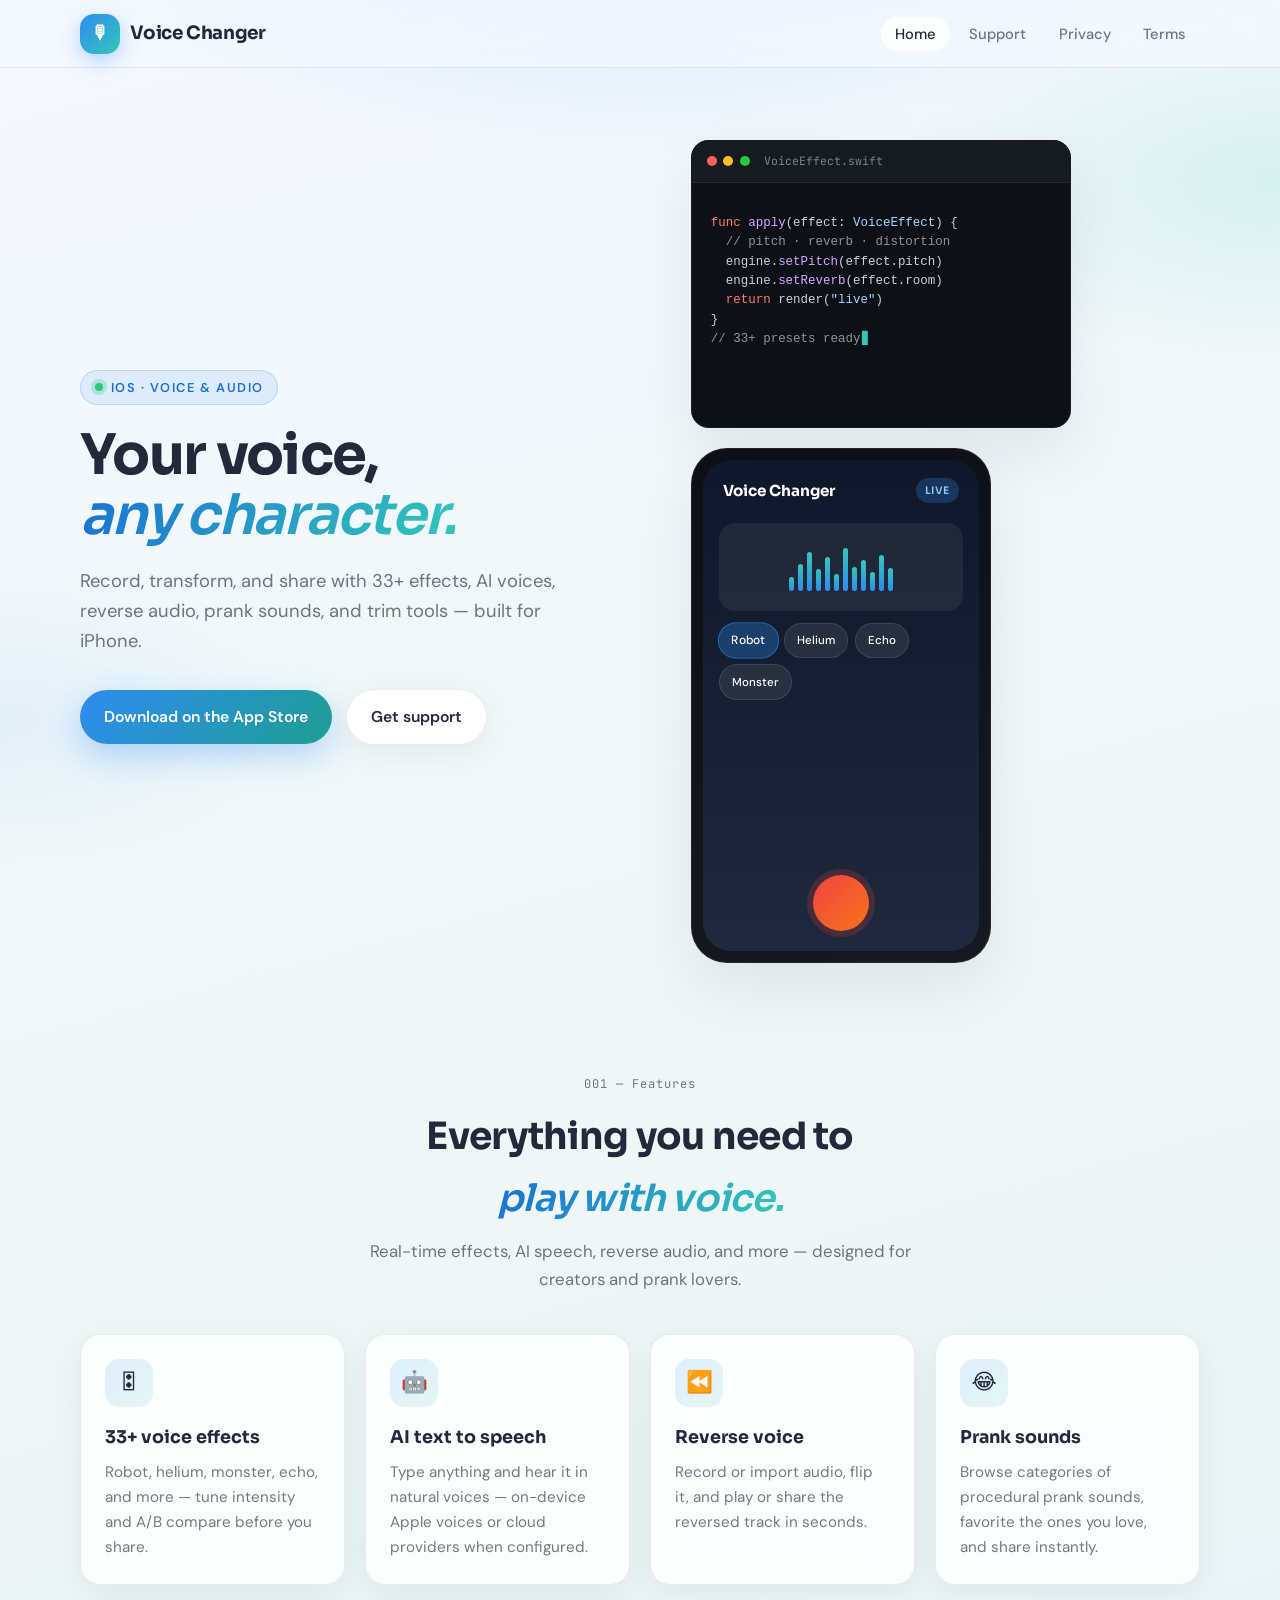
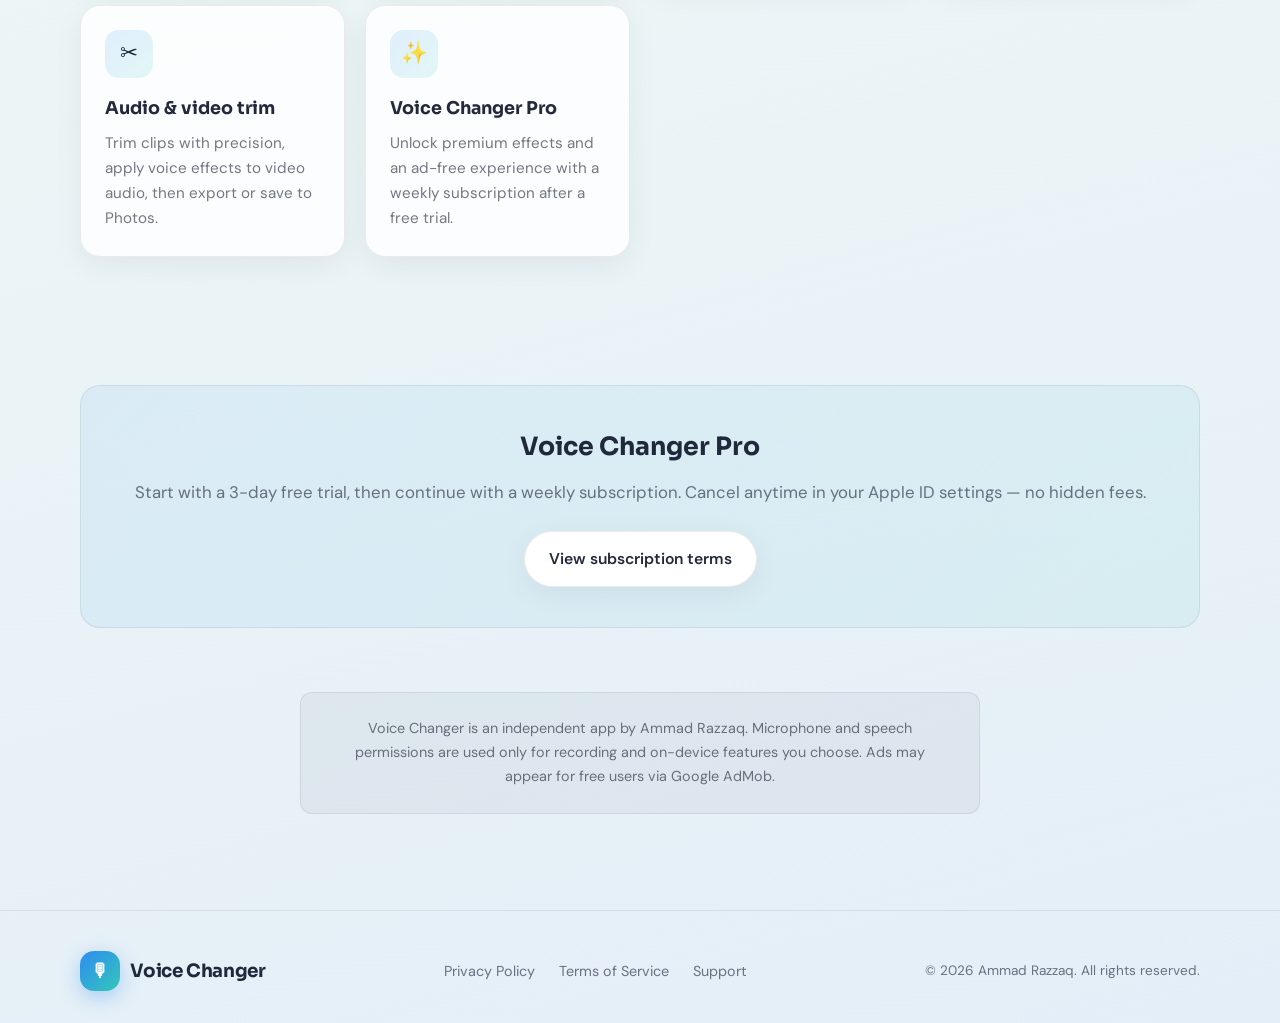
<file: index.html>
<!DOCTYPE html>
<html lang="en">
<head>
  <meta charset="utf-8" />
  <meta name="viewport" content="width=device-width, initial-scale=1" />
  <meta name="description" content="Voice Changer — transform your voice with 33+ effects, AI speech, reverse audio, prank sounds, and more on iPhone." />
  <title>Voice Changer — AI Voice Effects</title>
  <link rel="preconnect" href="https://fonts.googleapis.com" />
  <link rel="preconnect" href="https://fonts.gstatic.com" crossorigin />
  <link href="https://fonts.googleapis.com/css2?family=DM+Sans:ital,opsz,wght@0,9..40,400;0,9..40,500;0,9..40,600;0,9..40,700;1,9..40,400&family=JetBrains+Mono:wght@400;500&family=Sora:wght@600;700&display=swap" rel="stylesheet" />
  <link rel="stylesheet" href="css/site.css" />
</head>
<body>
  <nav class="site-nav" aria-label="Primary">
    <div class="wrap site-nav__inner">
      <a class="brand" href="index.html">
        <span class="brand__mark" aria-hidden="true">🎙</span>
        Voice Changer
      </a>
      <button class="nav-toggle" type="button" data-nav-toggle aria-expanded="false" aria-label="Menu">☰</button>
      <ul class="nav-links" data-nav-menu>
        <li><a href="index.html" aria-current="page">Home</a></li>
        <li><a href="support.html">Support</a></li>
        <li><a href="privacy.html">Privacy</a></li>
        <li><a href="terms.html">Terms</a></li>
      </ul>
    </div>
  </nav>

  <header class="hero">
    <div class="wrap hero__grid">
      <div>
        <p class="hero__eyebrow reveal">
          <span class="dot" aria-hidden="true"></span>
          iOS · Voice &amp; audio
        </p>
        <h1 class="reveal reveal-delay-1">
          Your voice,<br />
          <em>any character.</em>
        </h1>
        <p class="hero__lead reveal reveal-delay-2">
          Record, transform, and share with 33+ effects, AI voices, reverse audio, prank sounds, and trim tools — built for iPhone.
        </p>
        <div class="hero__cta reveal reveal-delay-3">
          <a class="btn btn--primary" href="https://apps.apple.com/app/id0000000000" rel="noopener">
            Download on the App Store
          </a>
          <a class="btn btn--ghost" href="support.html">Get support</a>
        </div>
      </div>

      <div class="reveal reveal-delay-2">
        <div class="code-window" aria-hidden="true">
          <div class="code-window__bar">
            <span class="code-window__dot code-window__dot--r"></span>
            <span class="code-window__dot code-window__dot--y"></span>
            <span class="code-window__dot code-window__dot--g"></span>
            <span class="code-window__title">VoiceEffect.swift</span>
          </div>
          <pre class="code-window__body"><code><span class="code-line"><span class="kw">func</span> <span class="fn">apply</span>(effect: <span class="str">VoiceEffect</span>) {</span>
<span class="code-line">  <span class="cm">// pitch · reverb · distortion</span></span>
<span class="code-line">  engine.<span class="fn">setPitch</span>(effect.pitch)</span>
<span class="code-line">  engine.<span class="fn">setReverb</span>(effect.room)</span>
<span class="code-line">  <span class="kw">return</span> render(<span class="str">"live"</span>)</span>
<span class="code-line">}</span>
<span class="code-line cursor-blink"><span class="cm">// 33+ presets ready</span></span>
</code></pre>
        </div>

        <div class="phone-mock">
          <div class="phone-mock__frame">
            <div class="phone-mock__screen">
              <div class="phone-mock__header">
                <span>Voice Changer</span>
                <span class="phone-mock__badge">Live</span>
              </div>
              <div class="phone-mock__body">
                <div class="wave-wrap" aria-hidden="true">
                  <span class="wave-bar"></span><span class="wave-bar"></span><span class="wave-bar"></span>
                  <span class="wave-bar"></span><span class="wave-bar"></span><span class="wave-bar"></span>
                  <span class="wave-bar"></span><span class="wave-bar"></span><span class="wave-bar"></span>
                  <span class="wave-bar"></span><span class="wave-bar"></span><span class="wave-bar"></span>
                </div>
                <div class="effect-row" data-effect-chips>
                  <span class="effect-chip is-active">Robot</span>
                  <span class="effect-chip">Helium</span>
                  <span class="effect-chip">Echo</span>
                  <span class="effect-chip">Monster</span>
                </div>
                <div class="mock-rec" aria-hidden="true"></div>
              </div>
            </div>
          </div>
        </div>
      </div>
    </div>
  </header>

  <section class="section" id="features">
    <div class="wrap">
      <span class="section__label reveal">001 — Features</span>
      <h2 class="section__title reveal">Everything you need to<br /><em>play with voice.</em></h2>
      <p class="section__subtitle reveal">
        Real-time effects, AI speech, reverse audio, and more — designed for creators and prank lovers.
      </p>
      <div class="features">
        <article class="card reveal">
          <div class="card__icon" aria-hidden="true">🎛</div>
          <h3>33+ voice effects</h3>
          <p>Robot, helium, monster, echo, and more — tune intensity and A/B compare before you share.</p>
        </article>
        <article class="card reveal reveal-delay-1">
          <div class="card__icon" aria-hidden="true">🤖</div>
          <h3>AI text to speech</h3>
          <p>Type anything and hear it in natural voices — on-device Apple voices or cloud providers when configured.</p>
        </article>
        <article class="card reveal reveal-delay-2">
          <div class="card__icon" aria-hidden="true">⏪</div>
          <h3>Reverse voice</h3>
          <p>Record or import audio, flip it, and play or share the reversed track in seconds.</p>
        </article>
        <article class="card reveal reveal-delay-3">
          <div class="card__icon" aria-hidden="true">😂</div>
          <h3>Prank sounds</h3>
          <p>Browse categories of procedural prank sounds, favorite the ones you love, and share instantly.</p>
        </article>
        <article class="card reveal">
          <div class="card__icon" aria-hidden="true">✂</div>
          <h3>Audio &amp; video trim</h3>
          <p>Trim clips with precision, apply voice effects to video audio, then export or save to Photos.</p>
        </article>
        <article class="card reveal reveal-delay-1">
          <div class="card__icon" aria-hidden="true">✨</div>
          <h3>Voice Changer Pro</h3>
          <p>Unlock premium effects and an ad-free experience with a weekly subscription after a free trial.</p>
        </article>
      </div>
    </div>
  </section>

  <section class="section">
    <div class="wrap">
      <div class="pricing-banner reveal">
        <h2>Voice Changer Pro</h2>
        <p>
          Start with a 3-day free trial, then continue with a weekly subscription.
          Cancel anytime in your Apple ID settings — no hidden fees.
        </p>
        <a class="btn btn--ghost" href="terms.html#subscriptions">View subscription terms</a>
      </div>
    </div>
  </section>

  <section class="section" style="padding-top: 0;">
    <div class="wrap">
      <p class="disclaimer-banner reveal">
        Voice Changer is an independent app by Ammad Razzaq. Microphone and speech permissions are used only for recording and on-device features you choose. Ads may appear for free users via Google AdMob.
      </p>
    </div>
  </section>

  <footer class="site-footer">
    <div class="wrap site-footer__inner">
      <a class="brand" href="index.html">
        <span class="brand__mark" aria-hidden="true">🎙</span>
        Voice Changer
      </a>
      <ul class="footer-links">
        <li><a href="privacy.html">Privacy Policy</a></li>
        <li><a href="terms.html">Terms of Service</a></li>
        <li><a href="support.html">Support</a></li>
      </ul>
      <small>© <span id="year"></span> Ammad Razzaq. All rights reserved.</small>
    </div>
  </footer>

  <script src="js/site.js"></script>
</body>
</html>
</file>
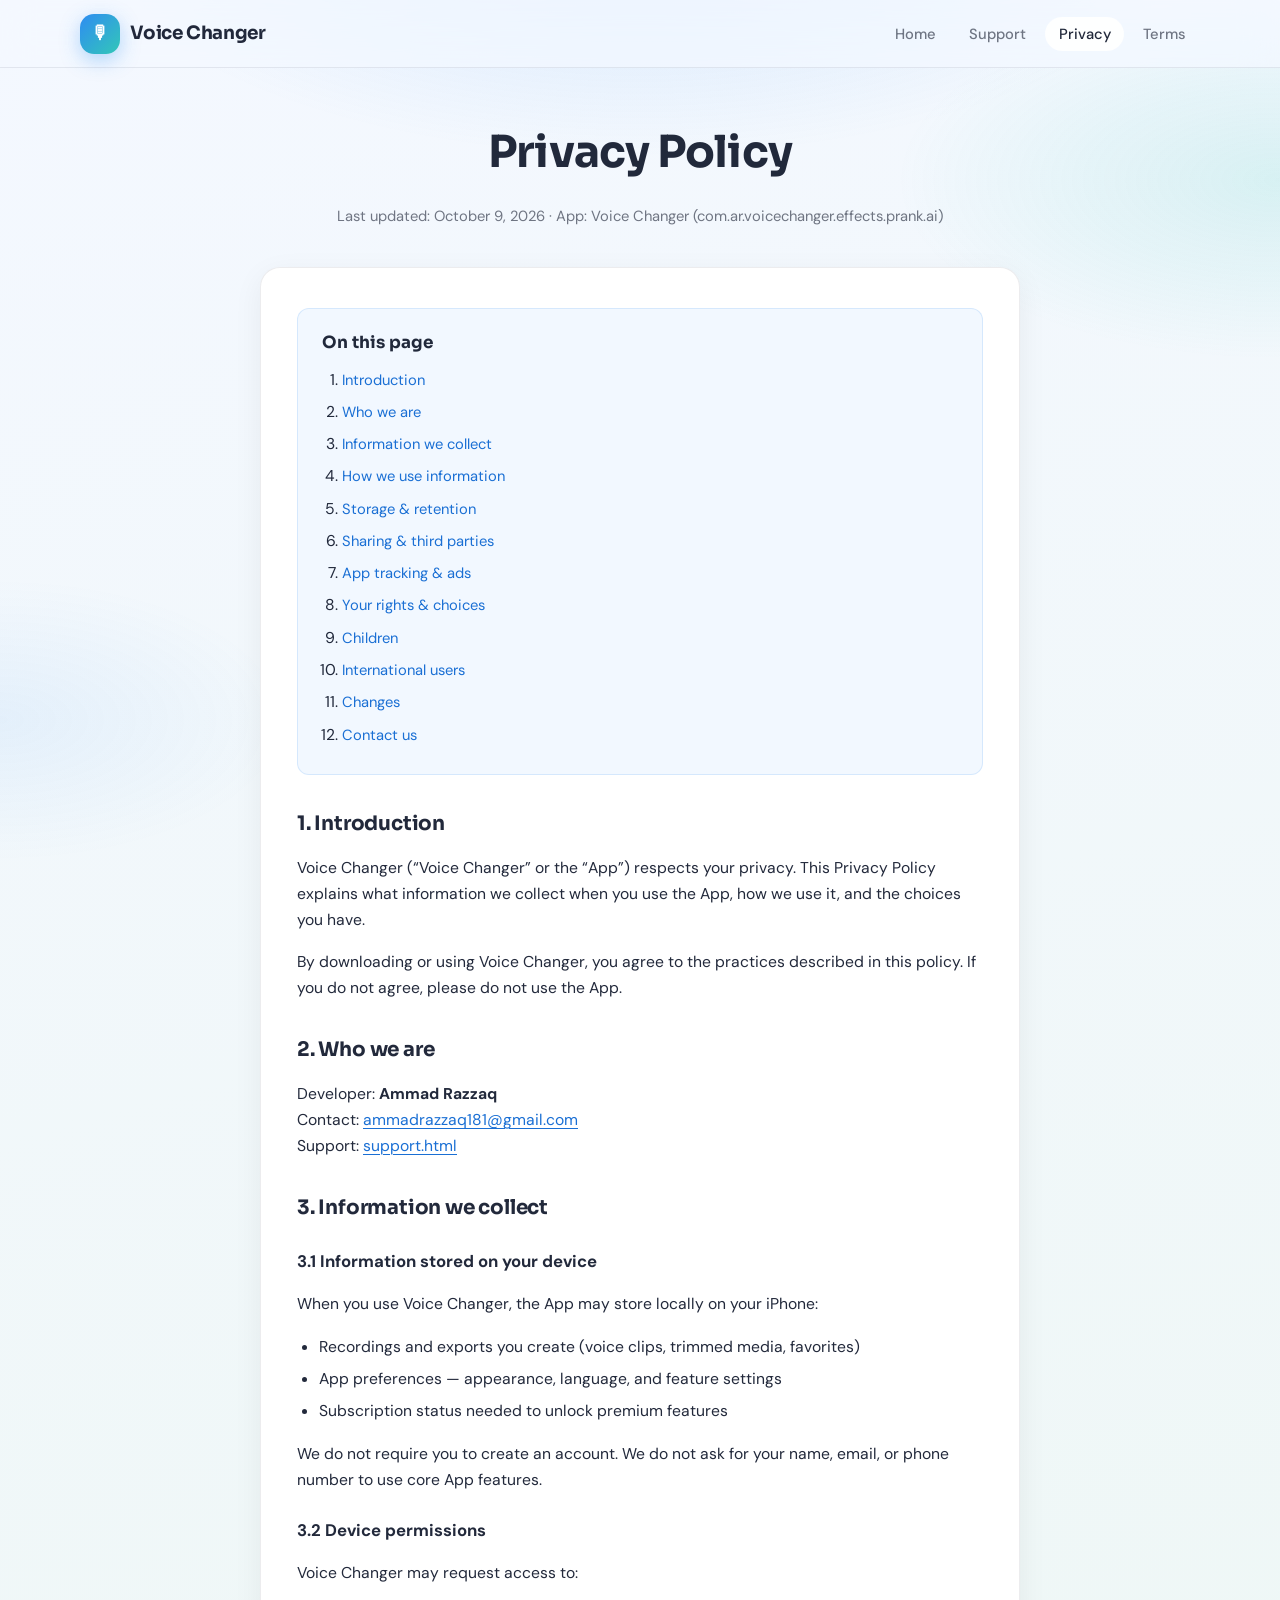
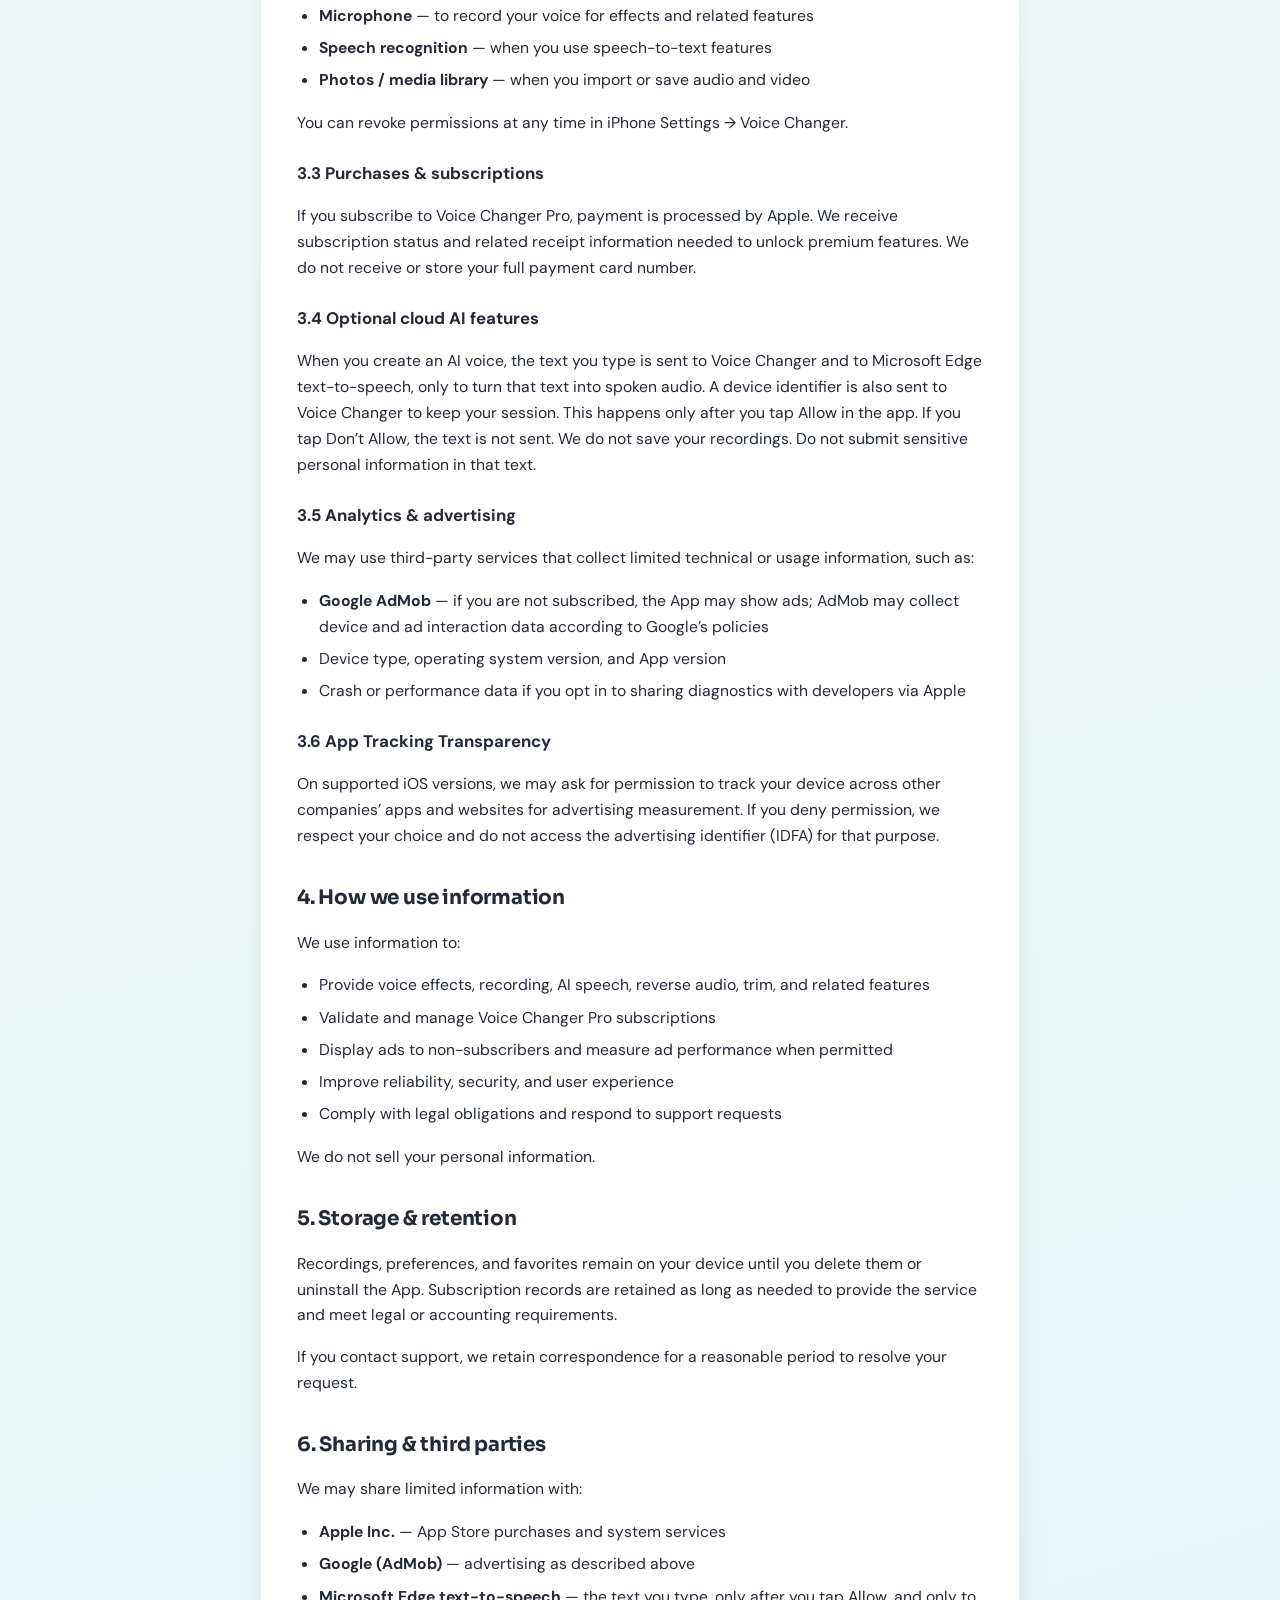
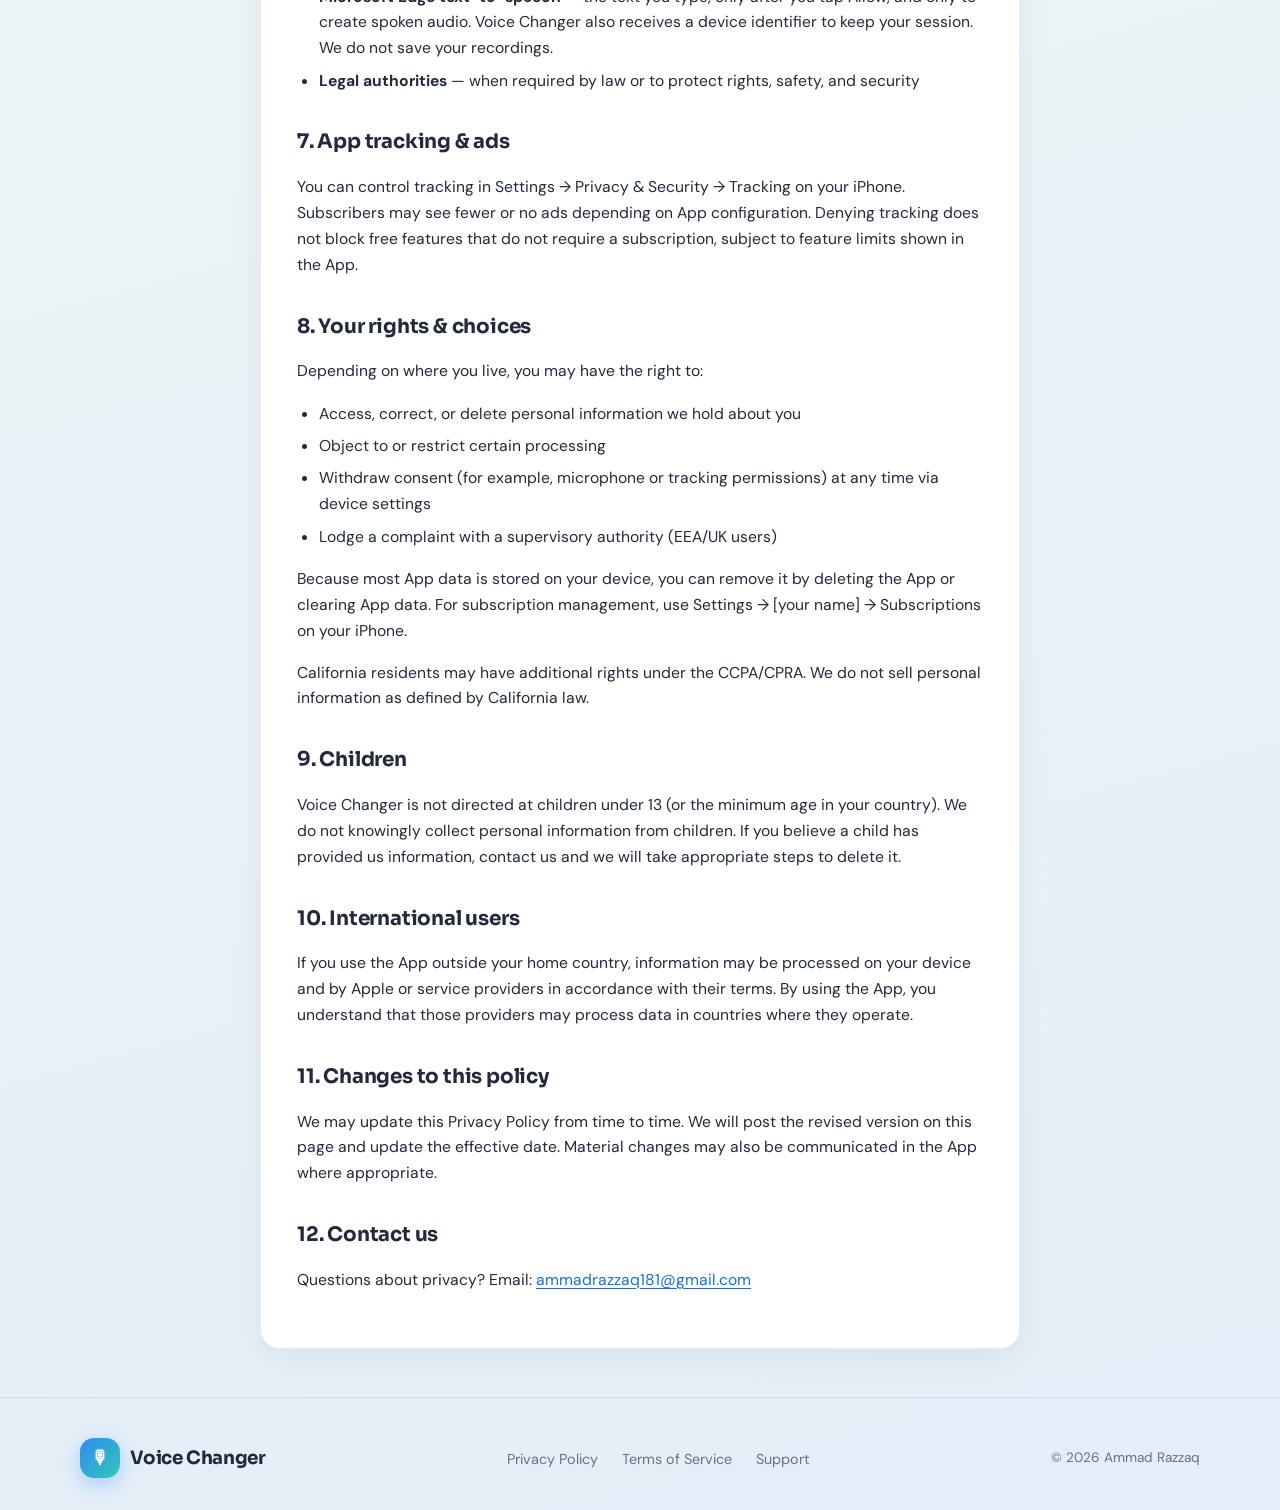
<file: privacy.html>
<!DOCTYPE html>
<html lang="en">
<head>
  <meta charset="utf-8" />
  <meta name="viewport" content="width=device-width, initial-scale=1" />
  <meta name="description" content="Privacy Policy for Voice Changer by Ammad Razzaq." />
  <title>Privacy Policy — Voice Changer</title>
  <link rel="preconnect" href="https://fonts.googleapis.com" />
  <link rel="preconnect" href="https://fonts.gstatic.com" crossorigin />
  <link href="https://fonts.googleapis.com/css2?family=DM+Sans:ital,opsz,wght@0,9..40,400;0,9..40,500;0,9..40,600;0,9..40,700;1,9..40,400&family=JetBrains+Mono:wght@400;500&family=Sora:wght@600;700&display=swap" rel="stylesheet" />
  <link rel="stylesheet" href="css/site.css" />
</head>
<body>
  <nav class="site-nav" aria-label="Primary">
    <div class="wrap site-nav__inner">
      <a class="brand" href="index.html">
        <span class="brand__mark" aria-hidden="true">🎙</span>
        Voice Changer
      </a>
      <button class="nav-toggle" type="button" data-nav-toggle aria-expanded="false" aria-label="Menu">☰</button>
      <ul class="nav-links" data-nav-menu>
        <li><a href="index.html">Home</a></li>
        <li><a href="support.html">Support</a></li>
        <li><a href="privacy.html" aria-current="page">Privacy</a></li>
        <li><a href="terms.html">Terms</a></li>
      </ul>
    </div>
  </nav>

  <header class="page-header wrap--legal wrap">
    <h1>Privacy Policy</h1>
    <p class="meta">Last updated: October 9, 2026 · App: Voice Changer (com.ar.voicechanger.effects.prank.ai)</p>
  </header>

  <main class="wrap wrap--legal">
    <article class="legal-card">
      <nav class="toc" aria-label="On this page">
        <strong>On this page</strong>
        <ol>
          <li><a href="#introduction">Introduction</a></li>
          <li><a href="#who">Who we are</a></li>
          <li><a href="#collect">Information we collect</a></li>
          <li><a href="#use">How we use information</a></li>
          <li><a href="#storage">Storage &amp; retention</a></li>
          <li><a href="#sharing">Sharing &amp; third parties</a></li>
          <li><a href="#tracking">App tracking &amp; ads</a></li>
          <li><a href="#rights">Your rights &amp; choices</a></li>
          <li><a href="#children">Children</a></li>
          <li><a href="#international">International users</a></li>
          <li><a href="#changes">Changes</a></li>
          <li><a href="#contact">Contact us</a></li>
        </ol>
      </nav>

      <h2 id="introduction">1. Introduction</h2>
      <p>
        Voice Changer (“Voice Changer” or the “App”) respects your privacy. This Privacy Policy explains what information we collect when you use the App, how we use it, and the choices you have.
      </p>
      <p>
        By downloading or using Voice Changer, you agree to the practices described in this policy. If you do not agree, please do not use the App.
      </p>

      <h2 id="who">2. Who we are</h2>
      <p>
        Developer: <strong>Ammad Razzaq</strong><br />
        Contact: <a href="mailto:ammadrazzaq181@gmail.com">ammadrazzaq181@gmail.com</a><br />
        Support: <a href="support.html">support.html</a>
      </p>

      <h2 id="collect">3. Information we collect</h2>

      <h3>3.1 Information stored on your device</h3>
      <p>When you use Voice Changer, the App may store locally on your iPhone:</p>
      <ul>
        <li>Recordings and exports you create (voice clips, trimmed media, favorites)</li>
        <li>App preferences — appearance, language, and feature settings</li>
        <li>Subscription status needed to unlock premium features</li>
      </ul>
      <p>We do not require you to create an account. We do not ask for your name, email, or phone number to use core App features.</p>

      <h3>3.2 Device permissions</h3>
      <p>Voice Changer may request access to:</p>
      <ul>
        <li><strong>Microphone</strong> — to record your voice for effects and related features</li>
        <li><strong>Speech recognition</strong> — when you use speech-to-text features</li>
        <li><strong>Photos / media library</strong> — when you import or save audio and video</li>
      </ul>
      <p>You can revoke permissions at any time in iPhone Settings → Voice Changer.</p>

      <h3>3.3 Purchases &amp; subscriptions</h3>
      <p>
        If you subscribe to Voice Changer Pro, payment is processed by Apple. We receive subscription status and related receipt information needed to unlock premium features. We do not receive or store your full payment card number.
      </p>

      <h3>3.4 Optional cloud AI features</h3>
      <p>
        When you create an AI voice, the text you type is sent to Voice Changer and to Microsoft Edge text-to-speech, only to turn that text into spoken audio. A device identifier is also sent to Voice Changer to keep your session. This happens only after you tap Allow in the app. If you tap Don’t Allow, the text is not sent. We do not save your recordings. Do not submit sensitive personal information in that text.
      </p>

      <h3>3.5 Analytics &amp; advertising</h3>
      <p>We may use third-party services that collect limited technical or usage information, such as:</p>
      <ul>
        <li><strong>Google AdMob</strong> — if you are not subscribed, the App may show ads; AdMob may collect device and ad interaction data according to Google’s policies</li>
        <li>Device type, operating system version, and App version</li>
        <li>Crash or performance data if you opt in to sharing diagnostics with developers via Apple</li>
      </ul>

      <h3>3.6 App Tracking Transparency</h3>
      <p>
        On supported iOS versions, we may ask for permission to track your device across other companies’ apps and websites for advertising measurement. If you deny permission, we respect your choice and do not access the advertising identifier (IDFA) for that purpose.
      </p>

      <h2 id="use">4. How we use information</h2>
      <p>We use information to:</p>
      <ul>
        <li>Provide voice effects, recording, AI speech, reverse audio, trim, and related features</li>
        <li>Validate and manage Voice Changer Pro subscriptions</li>
        <li>Display ads to non-subscribers and measure ad performance when permitted</li>
        <li>Improve reliability, security, and user experience</li>
        <li>Comply with legal obligations and respond to support requests</li>
      </ul>
      <p>We do not sell your personal information.</p>

      <h2 id="storage">5. Storage &amp; retention</h2>
      <p>
        Recordings, preferences, and favorites remain on your device until you delete them or uninstall the App. Subscription records are retained as long as needed to provide the service and meet legal or accounting requirements.
      </p>
      <p>If you contact support, we retain correspondence for a reasonable period to resolve your request.</p>

      <h2 id="sharing">6. Sharing &amp; third parties</h2>
      <p>We may share limited information with:</p>
      <ul>
        <li><strong>Apple Inc.</strong> — App Store purchases and system services</li>
        <li><strong>Google (AdMob)</strong> — advertising as described above</li>
        <li><strong>Microsoft Edge text-to-speech</strong> — the text you type, only after you tap Allow, and only to create spoken audio. Voice Changer also receives a device identifier to keep your session. We do not save your recordings.</li>
        <li><strong>Legal authorities</strong> — when required by law or to protect rights, safety, and security</li>
      </ul>

      <h2 id="tracking">7. App tracking &amp; ads</h2>
      <p>
        You can control tracking in Settings → Privacy &amp; Security → Tracking on your iPhone. Subscribers may see fewer or no ads depending on App configuration. Denying tracking does not block free features that do not require a subscription, subject to feature limits shown in the App.
      </p>

      <h2 id="rights">8. Your rights &amp; choices</h2>
      <p>Depending on where you live, you may have the right to:</p>
      <ul>
        <li>Access, correct, or delete personal information we hold about you</li>
        <li>Object to or restrict certain processing</li>
        <li>Withdraw consent (for example, microphone or tracking permissions) at any time via device settings</li>
        <li>Lodge a complaint with a supervisory authority (EEA/UK users)</li>
      </ul>
      <p>
        Because most App data is stored on your device, you can remove it by deleting the App or clearing App data. For subscription management, use Settings → [your name] → Subscriptions on your iPhone.
      </p>
      <p>California residents may have additional rights under the CCPA/CPRA. We do not sell personal information as defined by California law.</p>

      <h2 id="children">9. Children</h2>
      <p>
        Voice Changer is not directed at children under 13 (or the minimum age in your country). We do not knowingly collect personal information from children. If you believe a child has provided us information, contact us and we will take appropriate steps to delete it.
      </p>

      <h2 id="international">10. International users</h2>
      <p>
        If you use the App outside your home country, information may be processed on your device and by Apple or service providers in accordance with their terms. By using the App, you understand that those providers may process data in countries where they operate.
      </p>

      <h2 id="changes">11. Changes to this policy</h2>
      <p>
        We may update this Privacy Policy from time to time. We will post the revised version on this page and update the effective date. Material changes may also be communicated in the App where appropriate.
      </p>

      <h2 id="contact">12. Contact us</h2>
      <p>
        Questions about privacy? Email:
        <a href="mailto:ammadrazzaq181@gmail.com">ammadrazzaq181@gmail.com</a>
      </p>
    </article>
  </main>

  <footer class="site-footer">
    <div class="wrap site-footer__inner">
      <a class="brand" href="index.html">
        <span class="brand__mark" aria-hidden="true">🎙</span>
        Voice Changer
      </a>
      <ul class="footer-links">
        <li><a href="privacy.html">Privacy Policy</a></li>
        <li><a href="terms.html">Terms of Service</a></li>
        <li><a href="support.html">Support</a></li>
      </ul>
      <small>© <span id="year"></span> Ammad Razzaq</small>
    </div>
  </footer>

  <script src="js/site.js"></script>
</body>
</html>
</file>
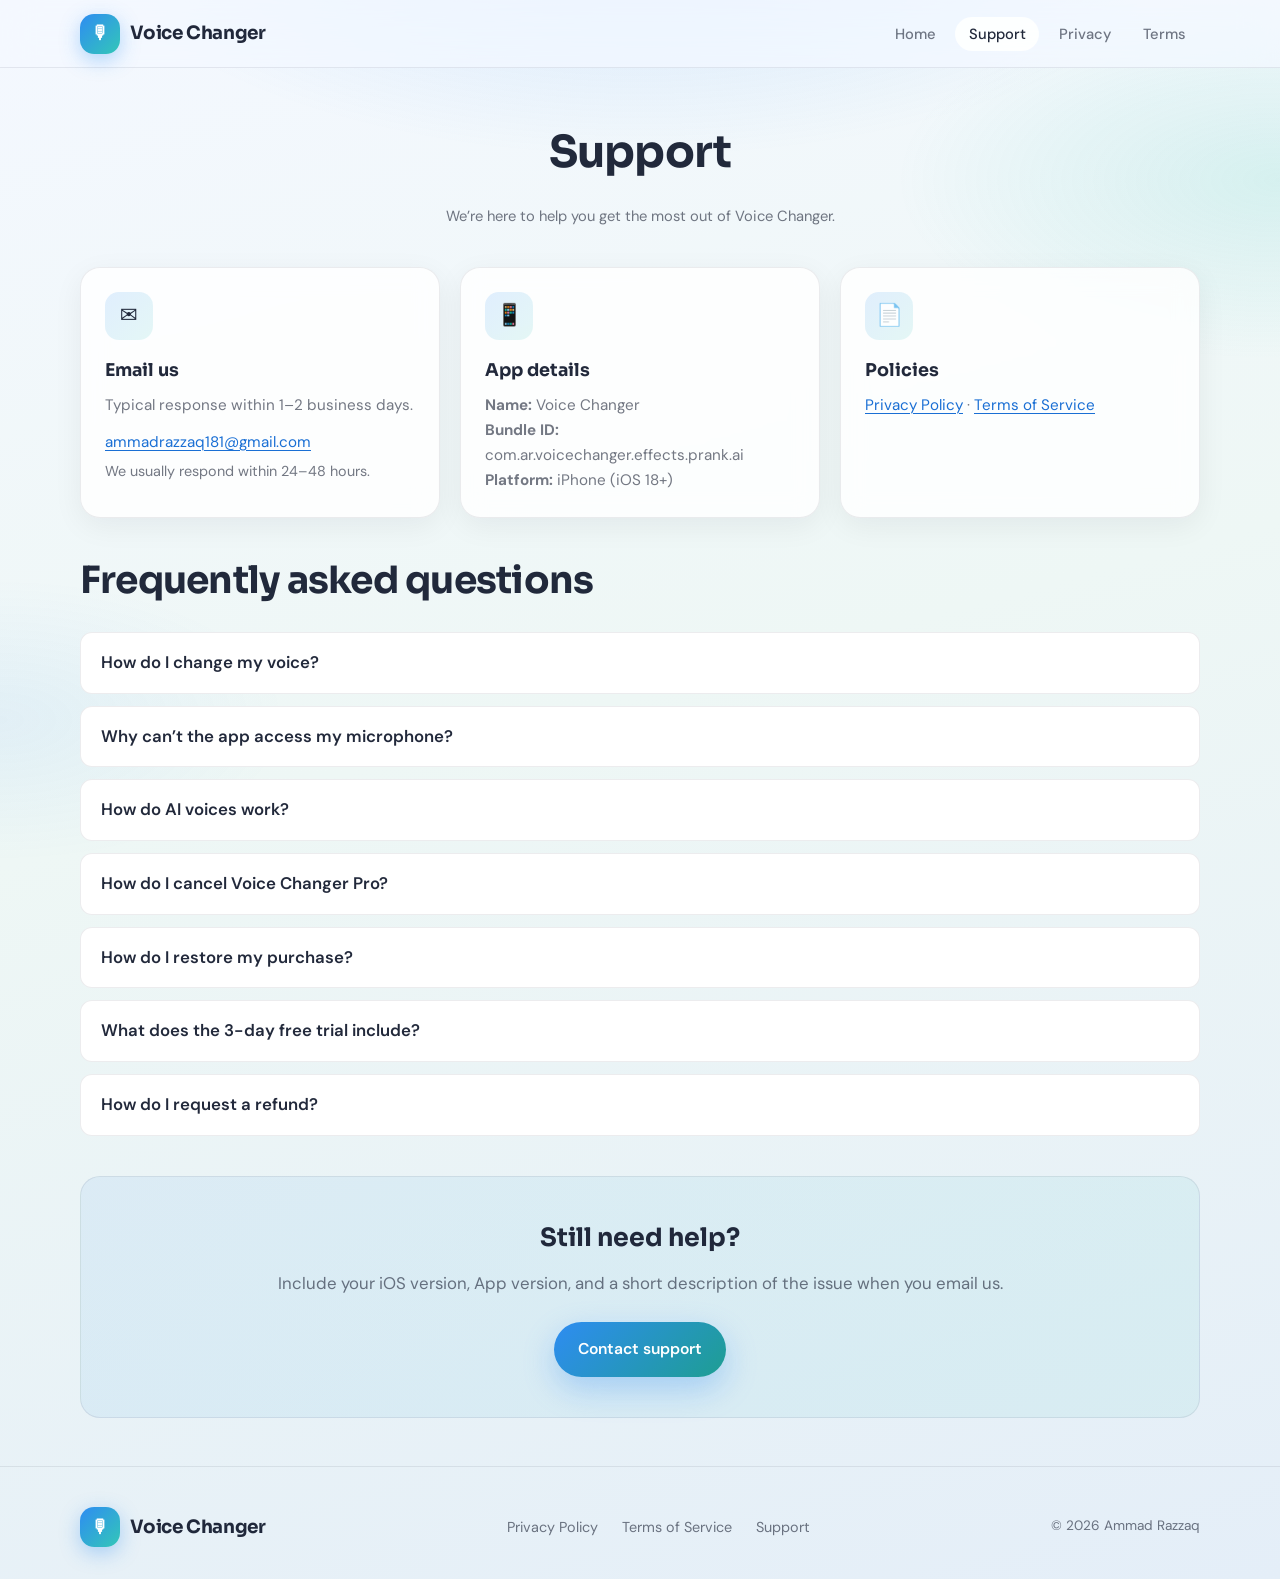
<file: support.html>
<!DOCTYPE html>
<html lang="en">
<head>
  <meta charset="utf-8" />
  <meta name="viewport" content="width=device-width, initial-scale=1" />
  <meta name="description" content="Support for Voice Changer by Ammad Razzaq." />
  <title>Support — Voice Changer</title>
  <link rel="preconnect" href="https://fonts.googleapis.com" />
  <link rel="preconnect" href="https://fonts.gstatic.com" crossorigin />
  <link href="https://fonts.googleapis.com/css2?family=DM+Sans:ital,opsz,wght@0,9..40,400;0,9..40,500;0,9..40,600;0,9..40,700;1,9..40,400&family=JetBrains+Mono:wght@400;500&family=Sora:wght@600;700&display=swap" rel="stylesheet" />
  <link rel="stylesheet" href="css/site.css" />
</head>
<body>
  <nav class="site-nav" aria-label="Primary">
    <div class="wrap site-nav__inner">
      <a class="brand" href="index.html">
        <span class="brand__mark" aria-hidden="true">🎙</span>
        Voice Changer
      </a>
      <button class="nav-toggle" type="button" data-nav-toggle aria-expanded="false" aria-label="Menu">☰</button>
      <ul class="nav-links" data-nav-menu>
        <li><a href="index.html">Home</a></li>
        <li><a href="support.html" aria-current="page">Support</a></li>
        <li><a href="privacy.html">Privacy</a></li>
        <li><a href="terms.html">Terms</a></li>
      </ul>
    </div>
  </nav>

  <header class="page-header wrap">
    <h1>Support</h1>
    <p class="meta">We’re here to help you get the most out of Voice Changer.</p>
  </header>

  <main class="wrap">
    <div class="support-grid">
      <article class="card">
        <div class="card__icon" aria-hidden="true">✉️</div>
        <h3>Email us</h3>
        <p>Typical response within 1–2 business days.</p>
        <p style="margin-top: 0.75rem;">
          <a href="mailto:ammadrazzaq181@gmail.com">ammadrazzaq181@gmail.com</a>
        </p>
        <p style="margin-top: 0.35rem; font-size: 0.9rem;">We usually respond within 24–48 hours.</p>
      </article>
      <article class="card">
        <div class="card__icon" aria-hidden="true">📱</div>
        <h3>App details</h3>
        <p>
          <strong>Name:</strong> Voice Changer<br />
          <strong>Bundle ID:</strong> com.ar.voicechanger.effects.prank.ai<br />
          <strong>Platform:</strong> iPhone (iOS 18+)
        </p>
      </article>
      <article class="card">
        <div class="card__icon" aria-hidden="true">📄</div>
        <h3>Policies</h3>
        <p>
          <a href="privacy.html">Privacy Policy</a> ·
          <a href="terms.html">Terms of Service</a>
        </p>
      </article>
    </div>

    <h2 class="section__title" style="text-align: left; margin-bottom: 1.25rem;">Frequently asked questions</h2>
    <div class="faq">
      <details>
        <summary>How do I change my voice?</summary>
        <p>Open Voice Changer, tap record, speak, then pick an effect. Adjust intensity if available, preview, and save or share.</p>
      </details>
      <details>
        <summary>Why can’t the app access my microphone?</summary>
        <p>Go to Settings → Voice Changer and enable Microphone. Then return to the app and try recording again.</p>
      </details>
      <details>
        <summary>How do AI voices work?</summary>
        <p>Open AI Voices / Text to Speech, enter text, choose a voice and language, then generate. On-device Apple voices work without a cloud key; cloud providers need configuration by the developer.</p>
      </details>
      <details>
        <summary>How do I cancel Voice Changer Pro?</summary>
        <p>Subscriptions are managed by Apple. On your iPhone: Settings → [your name] → Subscriptions → Voice Changer → Cancel Subscription. Cancel at least 24 hours before renewal to avoid the next charge.</p>
      </details>
      <details>
        <summary>How do I restore my purchase?</summary>
        <p>On the subscription screen in the App or in Settings, tap Restore. Make sure you are signed in with the same Apple ID used for the original purchase.</p>
      </details>
      <details>
        <summary>What does the 3-day free trial include?</summary>
        <p>Eligible new subscribers receive Voice Changer Pro access for three days. If you do not cancel before the trial ends, Apple automatically bills the weekly subscription shown on the paywall.</p>
      </details>
      <details>
        <summary>How do I request a refund?</summary>
        <p>Refunds are processed by Apple. Visit <a href="https://reportaproblem.apple.com" rel="noopener">reportaproblem.apple.com</a> and sign in with your Apple ID.</p>
      </details>
    </div>

    <div class="pricing-banner" style="margin: 2.5rem 0 3rem;">
      <h2>Still need help?</h2>
      <p>Include your iOS version, App version, and a short description of the issue when you email us.</p>
      <a class="btn btn--primary" href="mailto:ammadrazzaq181@gmail.com">Contact support</a>
    </div>
  </main>

  <footer class="site-footer">
    <div class="wrap site-footer__inner">
      <a class="brand" href="index.html">
        <span class="brand__mark" aria-hidden="true">🎙</span>
        Voice Changer
      </a>
      <ul class="footer-links">
        <li><a href="privacy.html">Privacy Policy</a></li>
        <li><a href="terms.html">Terms of Service</a></li>
        <li><a href="support.html">Support</a></li>
      </ul>
      <small>© <span id="year"></span> Ammad Razzaq</small>
    </div>
  </footer>

  <script src="js/site.js"></script>
</body>
</html>
</file>
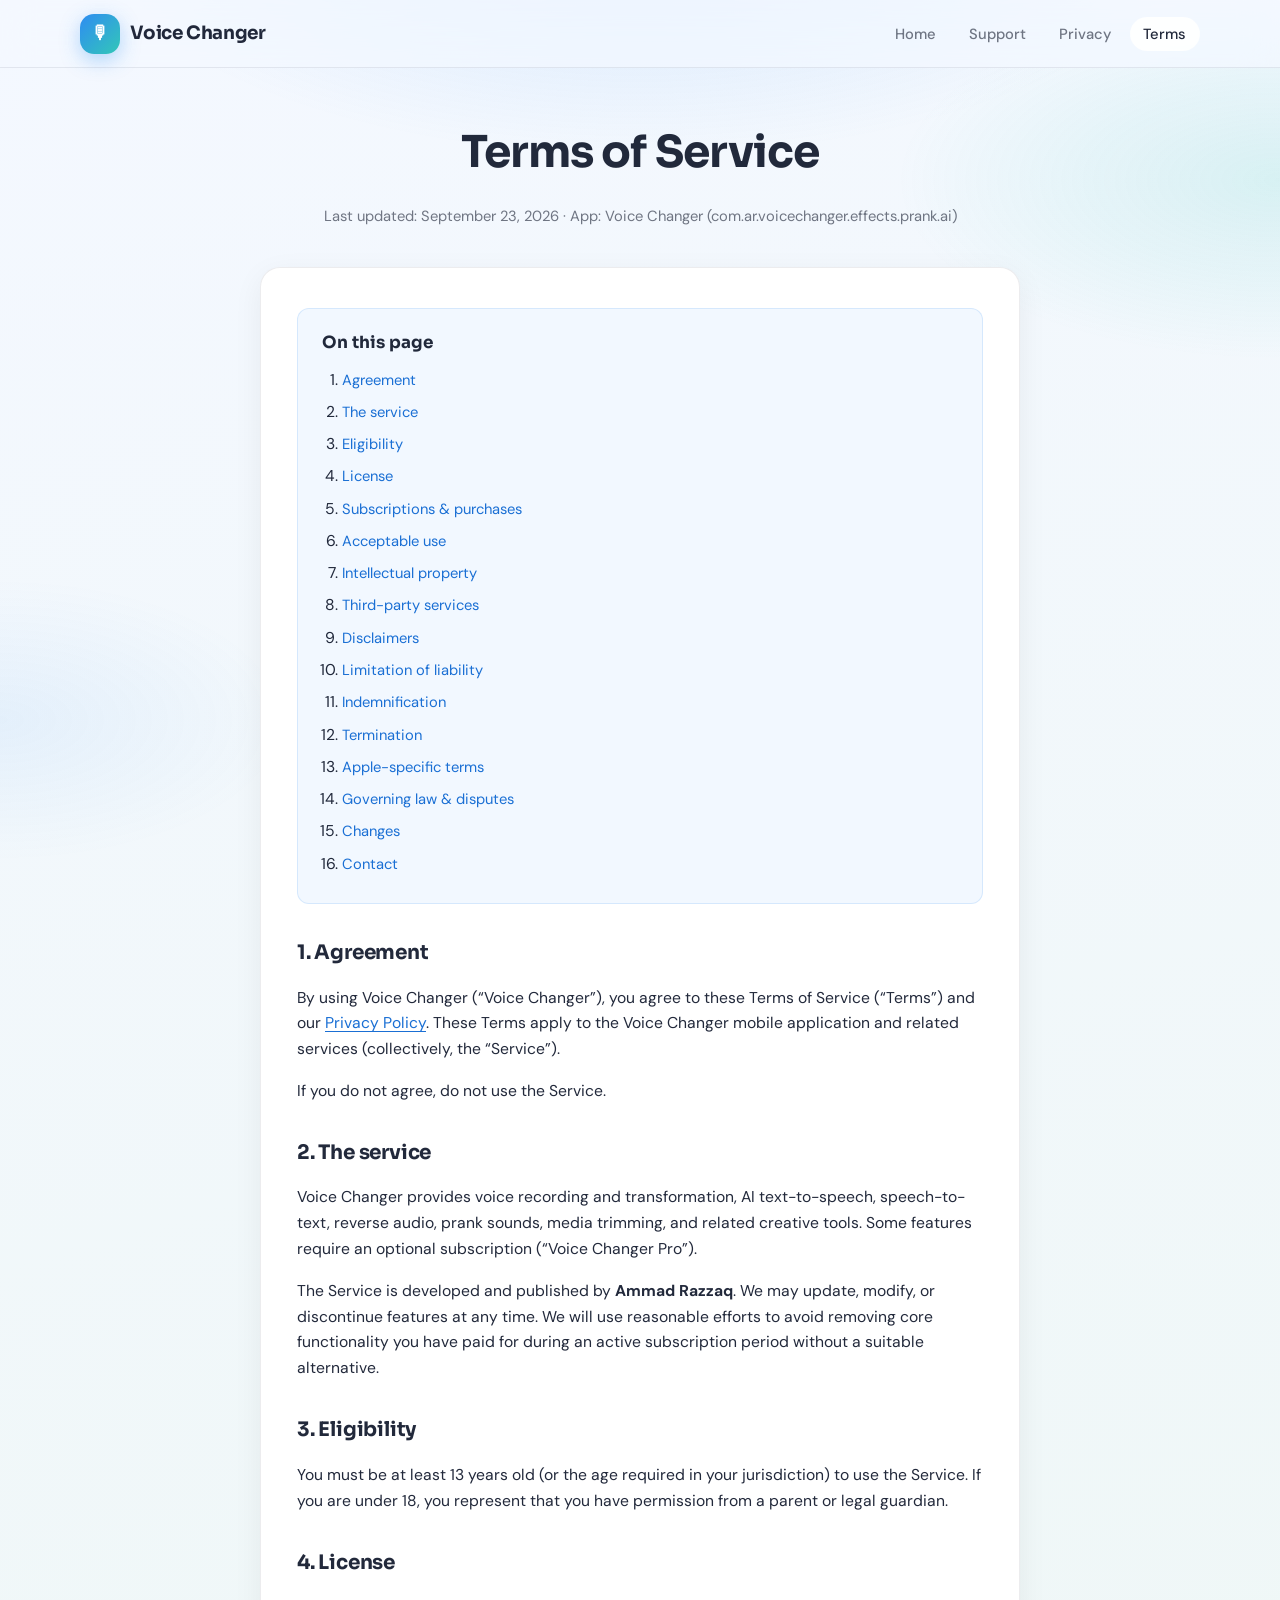
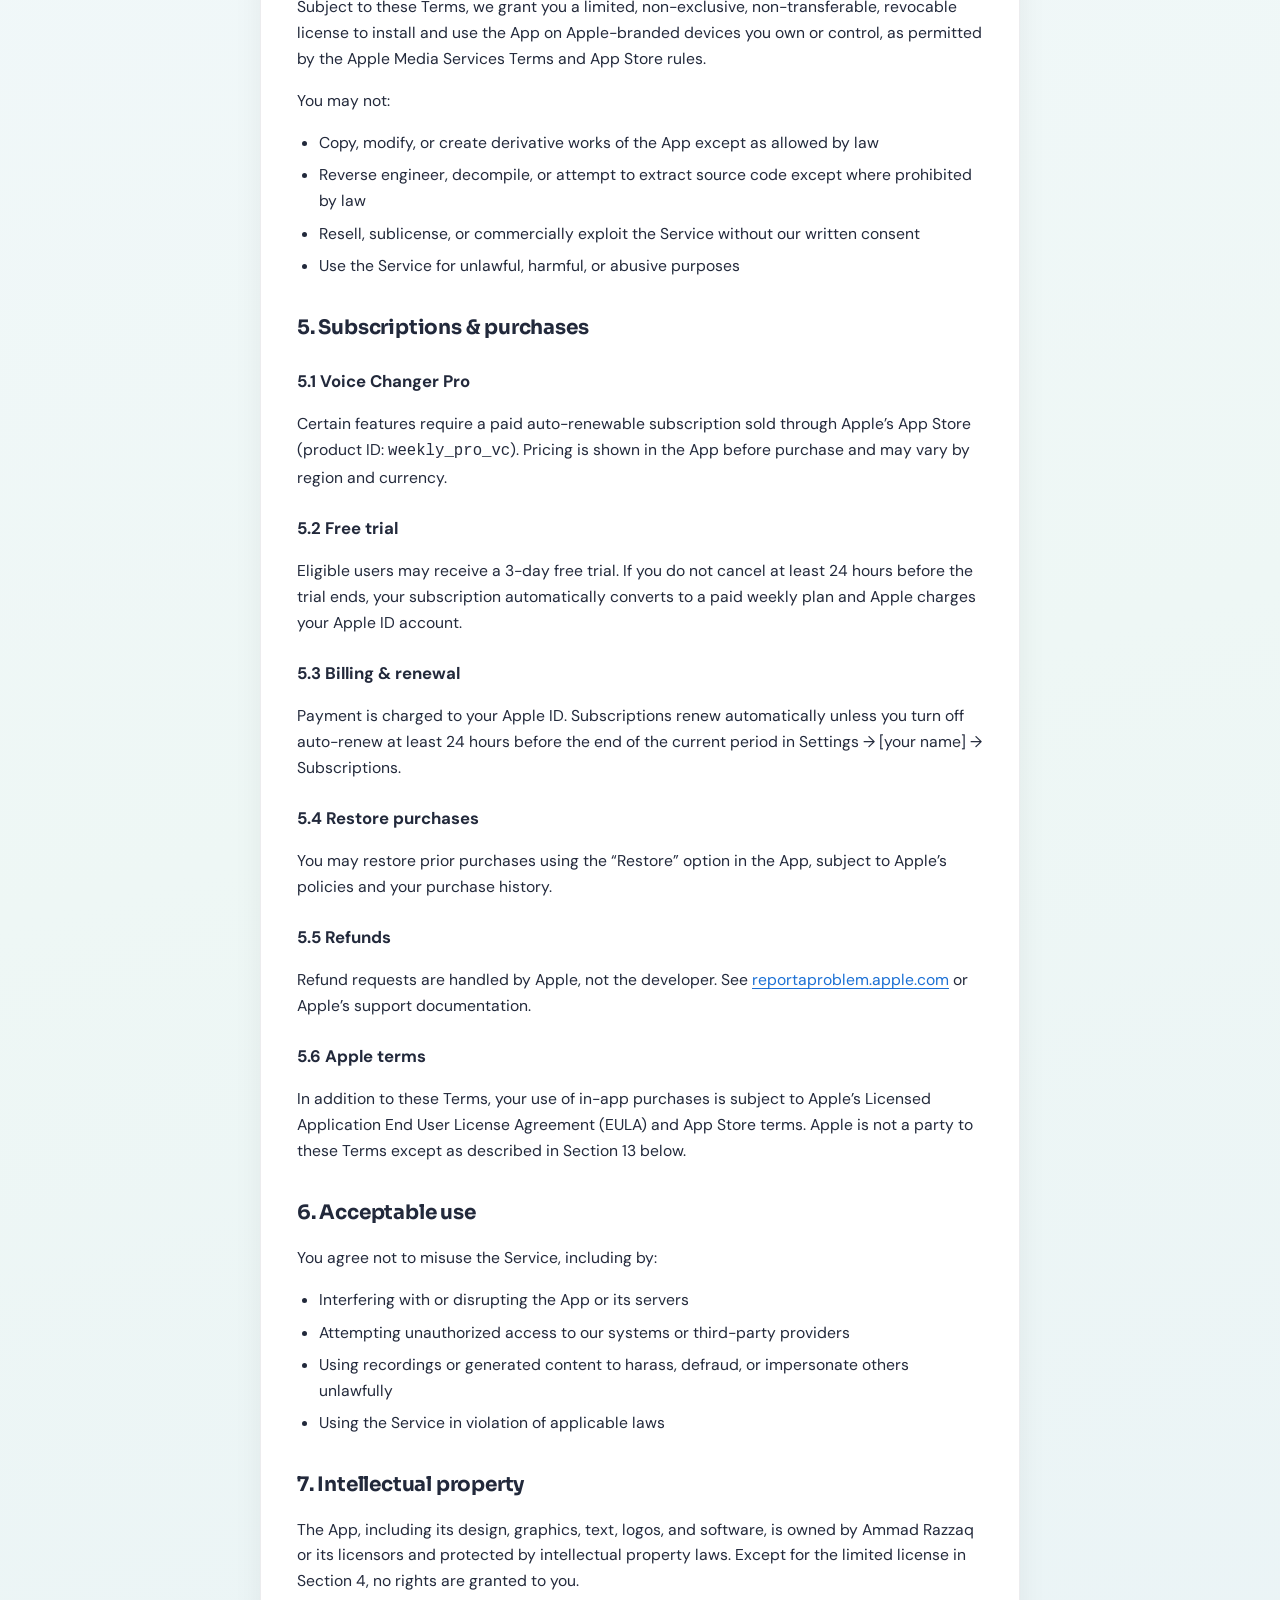
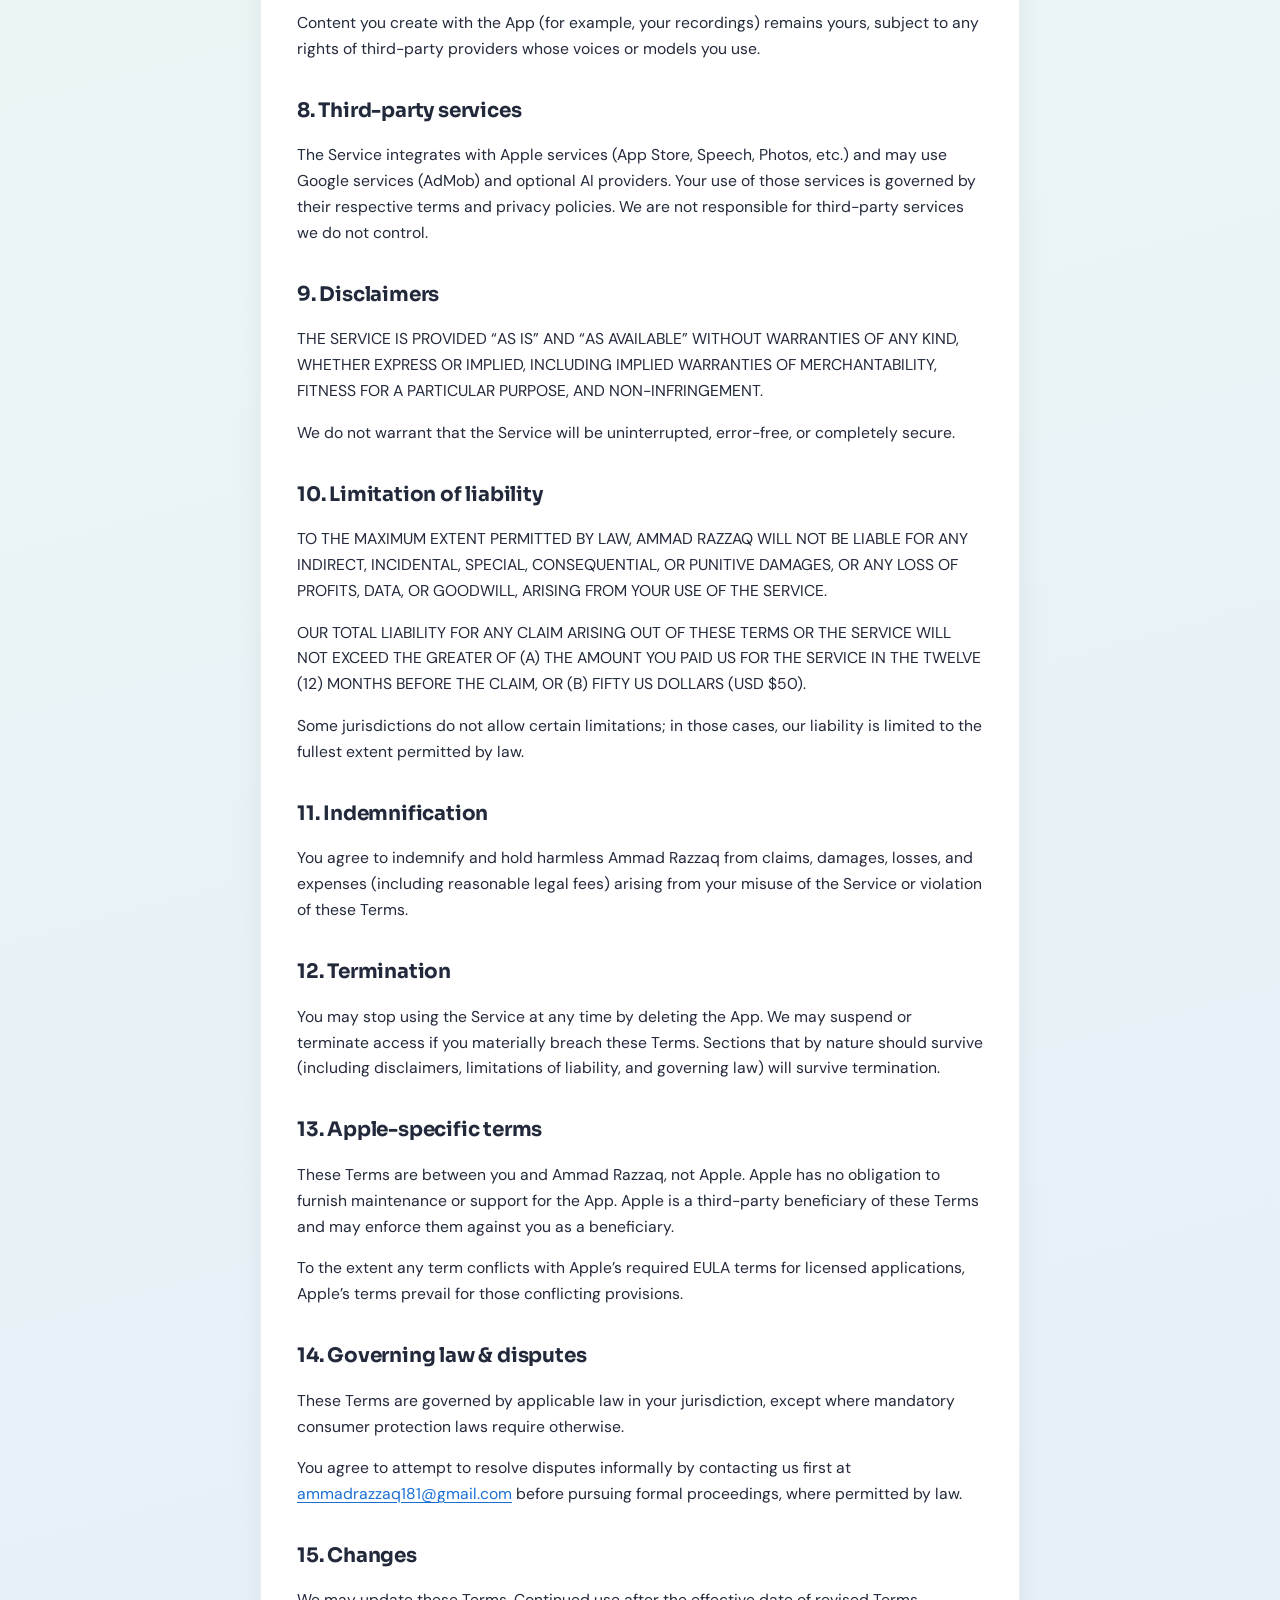
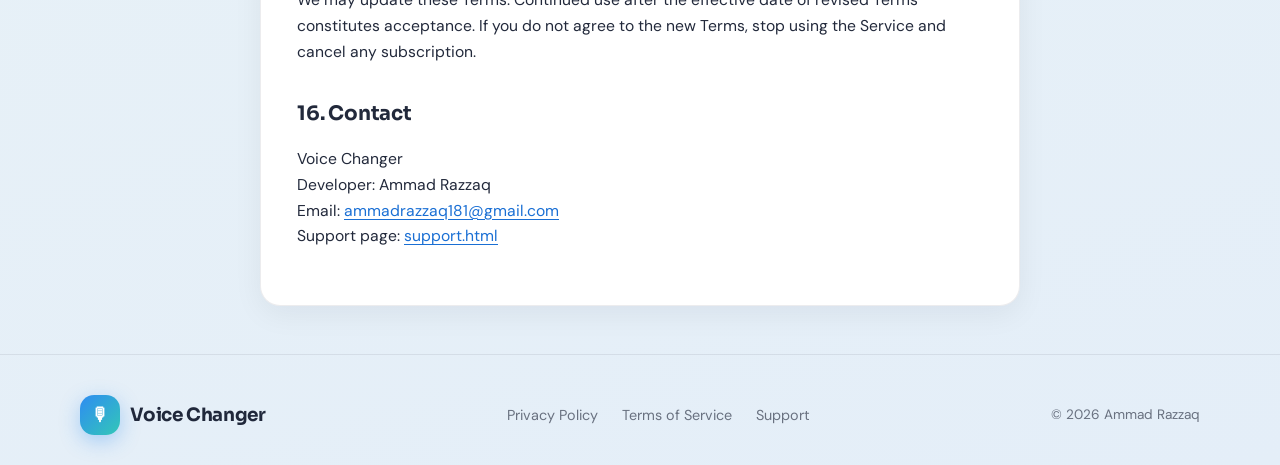
<file: terms.html>
<!DOCTYPE html>
<html lang="en">
<head>
  <meta charset="utf-8" />
  <meta name="viewport" content="width=device-width, initial-scale=1" />
  <meta name="description" content="Terms of Service for Voice Changer by Ammad Razzaq." />
  <title>Terms of Service — Voice Changer</title>
  <link rel="preconnect" href="https://fonts.googleapis.com" />
  <link rel="preconnect" href="https://fonts.gstatic.com" crossorigin />
  <link href="https://fonts.googleapis.com/css2?family=DM+Sans:ital,opsz,wght@0,9..40,400;0,9..40,500;0,9..40,600;0,9..40,700;1,9..40,400&family=JetBrains+Mono:wght@400;500&family=Sora:wght@600;700&display=swap" rel="stylesheet" />
  <link rel="stylesheet" href="css/site.css" />
</head>
<body>
  <nav class="site-nav" aria-label="Primary">
    <div class="wrap site-nav__inner">
      <a class="brand" href="index.html">
        <span class="brand__mark" aria-hidden="true">🎙</span>
        Voice Changer
      </a>
      <button class="nav-toggle" type="button" data-nav-toggle aria-expanded="false" aria-label="Menu">☰</button>
      <ul class="nav-links" data-nav-menu>
        <li><a href="index.html">Home</a></li>
        <li><a href="support.html">Support</a></li>
        <li><a href="privacy.html">Privacy</a></li>
        <li><a href="terms.html" aria-current="page">Terms</a></li>
      </ul>
    </div>
  </nav>

  <header class="page-header wrap--legal wrap">
    <h1>Terms of Service</h1>
    <p class="meta">Last updated: September 23, 2026 · App: Voice Changer (com.ar.voicechanger.effects.prank.ai)</p>
  </header>

  <main class="wrap wrap--legal">
    <article class="legal-card">
      <nav class="toc" aria-label="On this page">
        <strong>On this page</strong>
        <ol>
          <li><a href="#agreement">Agreement</a></li>
          <li><a href="#service">The service</a></li>
          <li><a href="#eligibility">Eligibility</a></li>
          <li><a href="#license">License</a></li>
          <li><a href="#subscriptions">Subscriptions &amp; purchases</a></li>
          <li><a href="#acceptable">Acceptable use</a></li>
          <li><a href="#ip">Intellectual property</a></li>
          <li><a href="#third">Third-party services</a></li>
          <li><a href="#disclaimers">Disclaimers</a></li>
          <li><a href="#liability">Limitation of liability</a></li>
          <li><a href="#indemnification">Indemnification</a></li>
          <li><a href="#termination">Termination</a></li>
          <li><a href="#apple">Apple-specific terms</a></li>
          <li><a href="#law">Governing law &amp; disputes</a></li>
          <li><a href="#changes">Changes</a></li>
          <li><a href="#contact">Contact</a></li>
        </ol>
      </nav>

      <h2 id="agreement">1. Agreement</h2>
      <p>
        By using Voice Changer (“Voice Changer”), you agree to these Terms of Service (“Terms”) and our
        <a href="privacy.html">Privacy Policy</a>. These Terms apply to the Voice Changer mobile application and related services (collectively, the “Service”).
      </p>
      <p>If you do not agree, do not use the Service.</p>

      <h2 id="service">2. The service</h2>
      <p>
        Voice Changer provides voice recording and transformation, AI text-to-speech, speech-to-text, reverse audio, prank sounds, media trimming, and related creative tools. Some features require an optional subscription (“Voice Changer Pro”).
      </p>
      <p>
        The Service is developed and published by <strong>Ammad Razzaq</strong>. We may update, modify, or discontinue features at any time. We will use reasonable efforts to avoid removing core functionality you have paid for during an active subscription period without a suitable alternative.
      </p>

      <h2 id="eligibility">3. Eligibility</h2>
      <p>
        You must be at least 13 years old (or the age required in your jurisdiction) to use the Service. If you are under 18, you represent that you have permission from a parent or legal guardian.
      </p>

      <h2 id="license">4. License</h2>
      <p>
        Subject to these Terms, we grant you a limited, non-exclusive, non-transferable, revocable license to install and use the App on Apple-branded devices you own or control, as permitted by the Apple Media Services Terms and App Store rules.
      </p>
      <p>You may not:</p>
      <ul>
        <li>Copy, modify, or create derivative works of the App except as allowed by law</li>
        <li>Reverse engineer, decompile, or attempt to extract source code except where prohibited by law</li>
        <li>Resell, sublicense, or commercially exploit the Service without our written consent</li>
        <li>Use the Service for unlawful, harmful, or abusive purposes</li>
      </ul>

      <h2 id="subscriptions">5. Subscriptions &amp; purchases</h2>

      <h3>5.1 Voice Changer Pro</h3>
      <p>
        Certain features require a paid auto-renewable subscription sold through Apple’s App Store (product ID: <code>weekly_pro_vc</code>). Pricing is shown in the App before purchase and may vary by region and currency.
      </p>

      <h3>5.2 Free trial</h3>
      <p>
        Eligible users may receive a 3-day free trial. If you do not cancel at least 24 hours before the trial ends, your subscription automatically converts to a paid weekly plan and Apple charges your Apple ID account.
      </p>

      <h3>5.3 Billing &amp; renewal</h3>
      <p>
        Payment is charged to your Apple ID. Subscriptions renew automatically unless you turn off auto-renew at least 24 hours before the end of the current period in Settings → [your name] → Subscriptions.
      </p>

      <h3>5.4 Restore purchases</h3>
      <p>
        You may restore prior purchases using the “Restore” option in the App, subject to Apple’s policies and your purchase history.
      </p>

      <h3>5.5 Refunds</h3>
      <p>
        Refund requests are handled by Apple, not the developer. See
        <a href="https://reportaproblem.apple.com" rel="noopener">reportaproblem.apple.com</a>
        or Apple’s support documentation.
      </p>

      <h3>5.6 Apple terms</h3>
      <p>
        In addition to these Terms, your use of in-app purchases is subject to Apple’s Licensed Application End User License Agreement (EULA) and App Store terms. Apple is not a party to these Terms except as described in Section 13 below.
      </p>

      <h2 id="acceptable">6. Acceptable use</h2>
      <p>You agree not to misuse the Service, including by:</p>
      <ul>
        <li>Interfering with or disrupting the App or its servers</li>
        <li>Attempting unauthorized access to our systems or third-party providers</li>
        <li>Using recordings or generated content to harass, defraud, or impersonate others unlawfully</li>
        <li>Using the Service in violation of applicable laws</li>
      </ul>

      <h2 id="ip">7. Intellectual property</h2>
      <p>
        The App, including its design, graphics, text, logos, and software, is owned by Ammad Razzaq or its licensors and protected by intellectual property laws. Except for the limited license in Section 4, no rights are granted to you.
      </p>
      <p>
        Content you create with the App (for example, your recordings) remains yours, subject to any rights of third-party providers whose voices or models you use.
      </p>

      <h2 id="third">8. Third-party services</h2>
      <p>
        The Service integrates with Apple services (App Store, Speech, Photos, etc.) and may use Google services (AdMob) and optional AI providers. Your use of those services is governed by their respective terms and privacy policies. We are not responsible for third-party services we do not control.
      </p>

      <h2 id="disclaimers">9. Disclaimers</h2>
      <p>
        THE SERVICE IS PROVIDED “AS IS” AND “AS AVAILABLE” WITHOUT WARRANTIES OF ANY KIND, WHETHER EXPRESS OR IMPLIED, INCLUDING IMPLIED WARRANTIES OF MERCHANTABILITY, FITNESS FOR A PARTICULAR PURPOSE, AND NON-INFRINGEMENT.
      </p>
      <p>We do not warrant that the Service will be uninterrupted, error-free, or completely secure.</p>

      <h2 id="liability">10. Limitation of liability</h2>
      <p>
        TO THE MAXIMUM EXTENT PERMITTED BY LAW, AMMAD RAZZAQ WILL NOT BE LIABLE FOR ANY INDIRECT, INCIDENTAL, SPECIAL, CONSEQUENTIAL, OR PUNITIVE DAMAGES, OR ANY LOSS OF PROFITS, DATA, OR GOODWILL, ARISING FROM YOUR USE OF THE SERVICE.
      </p>
      <p>
        OUR TOTAL LIABILITY FOR ANY CLAIM ARISING OUT OF THESE TERMS OR THE SERVICE WILL NOT EXCEED THE GREATER OF (A) THE AMOUNT YOU PAID US FOR THE SERVICE IN THE TWELVE (12) MONTHS BEFORE THE CLAIM, OR (B) FIFTY US DOLLARS (USD $50).
      </p>
      <p>Some jurisdictions do not allow certain limitations; in those cases, our liability is limited to the fullest extent permitted by law.</p>

      <h2 id="indemnification">11. Indemnification</h2>
      <p>
        You agree to indemnify and hold harmless Ammad Razzaq from claims, damages, losses, and expenses (including reasonable legal fees) arising from your misuse of the Service or violation of these Terms.
      </p>

      <h2 id="termination">12. Termination</h2>
      <p>
        You may stop using the Service at any time by deleting the App. We may suspend or terminate access if you materially breach these Terms. Sections that by nature should survive (including disclaimers, limitations of liability, and governing law) will survive termination.
      </p>

      <h2 id="apple">13. Apple-specific terms</h2>
      <p>
        These Terms are between you and Ammad Razzaq, not Apple. Apple has no obligation to furnish maintenance or support for the App. Apple is a third-party beneficiary of these Terms and may enforce them against you as a beneficiary.
      </p>
      <p>
        To the extent any term conflicts with Apple’s required EULA terms for licensed applications, Apple’s terms prevail for those conflicting provisions.
      </p>

      <h2 id="law">14. Governing law &amp; disputes</h2>
      <p>
        These Terms are governed by applicable law in your jurisdiction, except where mandatory consumer protection laws require otherwise.
      </p>
      <p>
        You agree to attempt to resolve disputes informally by contacting us first at
        <a href="mailto:ammadrazzaq181@gmail.com">ammadrazzaq181@gmail.com</a>
        before pursuing formal proceedings, where permitted by law.
      </p>

      <h2 id="changes">15. Changes</h2>
      <p>
        We may update these Terms. Continued use after the effective date of revised Terms constitutes acceptance. If you do not agree to the new Terms, stop using the Service and cancel any subscription.
      </p>

      <h2 id="contact">16. Contact</h2>
      <p>
        Voice Changer<br />
        Developer: Ammad Razzaq<br />
        Email: <a href="mailto:ammadrazzaq181@gmail.com">ammadrazzaq181@gmail.com</a><br />
        Support page: <a href="support.html">support.html</a>
      </p>
    </article>
  </main>

  <footer class="site-footer">
    <div class="wrap site-footer__inner">
      <a class="brand" href="index.html">
        <span class="brand__mark" aria-hidden="true">🎙</span>
        Voice Changer
      </a>
      <ul class="footer-links">
        <li><a href="privacy.html">Privacy Policy</a></li>
        <li><a href="terms.html">Terms of Service</a></li>
        <li><a href="support.html">Support</a></li>
      </ul>
      <small>© <span id="year"></span> Ammad Razzaq</small>
    </div>
  </footer>

  <script src="js/site.js"></script>
</body>
</html>
</file>
<file: css/site.css>
/* Voice Changer — GitHub Pages shared styles */

:root {
  --accent: #2e8cf2;
  --accent-deep: #1a6fd4;
  --accent-glow: rgba(46, 140, 242, 0.28);
  --teal: #33c7b8;
  --teal-deep: #1e9e92;
  --bg-top: #f4f8ff;
  --bg-bottom: #eef7f5;
  --surface: rgba(255, 255, 255, 0.82);
  --surface-solid: #ffffff;
  --stroke: rgba(15, 23, 42, 0.08);
  --text: rgba(15, 23, 42, 0.92);
  --text-muted: rgba(15, 23, 42, 0.58);
  --brand: #2e8cf2;
  --brand-deep: #1a6fd4;
  --live: #2ec873;
  --radius: 20px;
  --radius-sm: 12px;
  --shadow: 0 24px 60px rgba(15, 23, 42, 0.08);
  --shadow-soft: 0 8px 30px rgba(15, 23, 42, 0.06);
  --max: 1120px;
  --legal-max: 760px;
  --font-display: "Sora", system-ui, sans-serif;
  --font-body: "DM Sans", system-ui, sans-serif;
  --font-mono: "JetBrains Mono", ui-monospace, monospace;
}

*,
*::before,
*::after {
  box-sizing: border-box;
}

html {
  scroll-behavior: smooth;
}

body {
  margin: 0;
  min-height: 100vh;
  font-family: var(--font-body);
  font-size: 1.05rem;
  line-height: 1.65;
  color: var(--text);
  background: linear-gradient(165deg, var(--bg-top) 0%, var(--bg-bottom) 45%, #e4eef8 100%);
  -webkit-font-smoothing: antialiased;
  overflow-x: hidden;
}

body::before {
  content: "";
  position: fixed;
  inset: 0;
  pointer-events: none;
  background:
    radial-gradient(ellipse 80% 50% at 50% -10%, rgba(46, 140, 242, 0.16), transparent 55%),
    radial-gradient(ellipse 60% 40% at 100% 20%, rgba(51, 199, 184, 0.14), transparent 50%),
    radial-gradient(ellipse 50% 35% at 0% 80%, rgba(46, 140, 242, 0.07), transparent 45%);
  z-index: -1;
}

a {
  color: var(--brand-deep);
  text-decoration-thickness: 1px;
  text-underline-offset: 3px;
}

a:hover {
  color: var(--teal-deep);
}

img {
  max-width: 100%;
  height: auto;
}

.wrap {
  width: min(var(--max), calc(100% - 2rem));
  margin-inline: auto;
}

.wrap--legal {
  width: min(var(--legal-max), calc(100% - 2rem));
  margin-inline: auto;
}

/* —— Nav —— */
.site-nav {
  position: sticky;
  top: 0;
  z-index: 100;
  padding: 0.85rem 0;
  backdrop-filter: blur(18px) saturate(1.4);
  -webkit-backdrop-filter: blur(18px) saturate(1.4);
  background: rgba(244, 248, 255, 0.72);
  border-bottom: 1px solid var(--stroke);
}

.site-nav__inner {
  display: flex;
  align-items: center;
  justify-content: space-between;
  gap: 1rem;
}

.brand {
  display: inline-flex;
  align-items: center;
  gap: 0.65rem;
  text-decoration: none;
  color: var(--text);
  font-family: var(--font-display);
  font-weight: 700;
  font-size: 1.15rem;
  letter-spacing: -0.02em;
}

.brand:hover {
  color: var(--text);
}

.brand__mark {
  width: 40px;
  height: 40px;
  border-radius: 14px;
  background: linear-gradient(135deg, var(--brand) 0%, var(--teal) 100%);
  display: grid;
  place-items: center;
  box-shadow: 0 6px 20px rgba(46, 140, 242, 0.35);
  flex-shrink: 0;
  font-size: 1.15rem;
  line-height: 1;
  color: #fff;
}

.nav-links {
  display: flex;
  align-items: center;
  gap: 0.35rem;
  list-style: none;
  margin: 0;
  padding: 0;
}

.nav-links a {
  text-decoration: none;
  color: var(--text-muted);
  font-size: 0.92rem;
  font-weight: 500;
  padding: 0.45rem 0.85rem;
  border-radius: 999px;
  transition: background 0.2s, color 0.2s;
}

.nav-links a:hover,
.nav-links a[aria-current="page"] {
  color: var(--text);
  background: rgba(255, 255, 255, 0.85);
}

.nav-toggle {
  display: none;
  background: var(--surface-solid);
  border: 1px solid var(--stroke);
  border-radius: 10px;
  padding: 0.5rem 0.65rem;
  cursor: pointer;
}

/* —— Reveal animations —— */
.reveal {
  opacity: 0;
  transform: translateY(28px);
  transition:
    opacity 0.7s cubic-bezier(0.22, 1, 0.36, 1),
    transform 0.7s cubic-bezier(0.22, 1, 0.36, 1);
}

.reveal.is-in {
  opacity: 1;
  transform: translateY(0);
}

.reveal-delay-1 { transition-delay: 0.08s; }
.reveal-delay-2 { transition-delay: 0.16s; }
.reveal-delay-3 { transition-delay: 0.24s; }
.reveal-delay-4 { transition-delay: 0.32s; }
.reveal-delay-5 { transition-delay: 0.4s; }

@media (prefers-reduced-motion: reduce) {
  .reveal {
    opacity: 1;
    transform: none;
    transition: none;
  }
}

/* —— Hero —— */
.hero {
  padding: 4.5rem 0 3rem;
}

.hero__grid {
  display: grid;
  grid-template-columns: 1.05fr 0.95fr;
  gap: 3rem;
  align-items: center;
}

.hero__eyebrow {
  display: inline-flex;
  align-items: center;
  gap: 0.5rem;
  font-size: 0.8rem;
  font-weight: 600;
  letter-spacing: 0.12em;
  text-transform: uppercase;
  color: var(--brand-deep);
  background: rgba(46, 140, 242, 0.1);
  border: 1px solid rgba(46, 140, 242, 0.22);
  padding: 0.35rem 0.85rem;
  border-radius: 999px;
  margin-bottom: 1.25rem;
}

.hero__eyebrow .dot {
  width: 8px;
  height: 8px;
  border-radius: 50%;
  background: var(--live);
  box-shadow: 0 0 0 4px rgba(46, 200, 115, 0.25);
  animation: pulse-dot 2s ease-in-out infinite;
}

@keyframes pulse-dot {
  0%, 100% { box-shadow: 0 0 0 4px rgba(46, 200, 115, 0.25); }
  50% { box-shadow: 0 0 0 8px rgba(46, 200, 115, 0.08); }
}

.hero h1 {
  font-family: var(--font-display);
  font-size: clamp(2.4rem, 5vw, 3.5rem);
  line-height: 1.08;
  letter-spacing: -0.03em;
  margin: 0 0 1.25rem;
}

.hero h1 em,
.section__title em {
  font-style: italic;
  font-weight: 600;
  background: linear-gradient(120deg, var(--brand-deep), var(--teal));
  -webkit-background-clip: text;
  background-clip: text;
  color: transparent;
}

.hero__lead {
  font-size: 1.15rem;
  color: var(--text-muted);
  max-width: 40ch;
  margin: 0 0 2rem;
}

.hero__cta {
  display: flex;
  flex-wrap: wrap;
  gap: 0.85rem;
  align-items: center;
}

.btn {
  display: inline-flex;
  align-items: center;
  justify-content: center;
  gap: 0.5rem;
  padding: 0.9rem 1.5rem;
  border-radius: 999px;
  font-weight: 600;
  font-size: 0.98rem;
  text-decoration: none;
  border: none;
  cursor: pointer;
  transition: transform 0.2s, box-shadow 0.2s;
}

.btn--primary {
  background: linear-gradient(135deg, var(--brand), var(--teal-deep));
  color: white;
  box-shadow: 0 12px 32px rgba(46, 140, 242, 0.32);
}

.btn--primary:hover {
  color: white;
  transform: translateY(-2px);
  box-shadow: 0 16px 40px rgba(46, 140, 242, 0.38);
}

.btn--ghost {
  background: var(--surface-solid);
  color: var(--text);
  border: 1px solid var(--stroke);
  box-shadow: var(--shadow-soft);
}

.btn--ghost:hover {
  color: var(--text);
  transform: translateY(-1px);
}

/* —— Code window (motion, Voice Changer content) —— */
.code-window {
  position: relative;
  justify-self: center;
  width: min(380px, 100%);
  border-radius: 18px;
  overflow: hidden;
  background: #0d1117;
  box-shadow: var(--shadow), 0 0 0 1px rgba(255, 255, 255, 0.06) inset;
  font-family: var(--font-mono);
  font-size: 0.78rem;
  line-height: 1.55;
}

.code-window__bar {
  display: flex;
  align-items: center;
  gap: 0.4rem;
  padding: 0.75rem 1rem;
  background: #161b22;
  border-bottom: 1px solid rgba(255, 255, 255, 0.06);
}

.code-window__dot {
  width: 10px;
  height: 10px;
  border-radius: 50%;
}

.code-window__dot--r { background: #ff5f56; }
.code-window__dot--y { background: #ffbd2e; }
.code-window__dot--g { background: #27c93f; }

.code-window__title {
  margin-left: 0.5rem;
  color: rgba(255, 255, 255, 0.45);
  font-size: 0.72rem;
}

.code-window__body {
  padding: 1.15rem 1.25rem 1.4rem;
  color: #c9d1d9;
  min-height: 220px;
}

.code-window .kw { color: #ff7b72; }
.code-window .fn { color: #d2a8ff; }
.code-window .str { color: #a5d6ff; }
.code-window .cm { color: #8b949e; }
.code-window .num { color: #79c0ff; }
.code-window .op { color: #ff7b72; }

.code-line {
  opacity: 0;
  transform: translateX(-6px);
  animation: type-line 0.5s cubic-bezier(0.22, 1, 0.36, 1) forwards;
}

.code-line:nth-child(1) { animation-delay: 0.15s; }
.code-line:nth-child(2) { animation-delay: 0.35s; }
.code-line:nth-child(3) { animation-delay: 0.55s; }
.code-line:nth-child(4) { animation-delay: 0.75s; }
.code-line:nth-child(5) { animation-delay: 0.95s; }
.code-line:nth-child(6) { animation-delay: 1.15s; }
.code-line:nth-child(7) { animation-delay: 1.35s; }

@keyframes type-line {
  to { opacity: 1; transform: translateX(0); }
}

.cursor-blink::after {
  content: "▋";
  color: var(--teal);
  animation: blink 1s step-end infinite;
  margin-left: 2px;
}

@keyframes blink {
  50% { opacity: 0; }
}

/* —— Phone mock —— */
.phone-mock {
  position: relative;
  justify-self: center;
  width: min(300px, 100%);
  margin-top: 1.25rem;
}

.phone-mock__frame {
  border-radius: 36px;
  padding: 12px;
  background: linear-gradient(160deg, #0d0f17 0%, #171820 100%);
  box-shadow: var(--shadow), 0 0 0 1px rgba(255, 255, 255, 0.08) inset;
}

.phone-mock__screen {
  border-radius: 28px;
  overflow: hidden;
  aspect-ratio: 9 / 16;
  background: linear-gradient(180deg, #0f172a 0%, #1e293b 100%);
  display: flex;
  flex-direction: column;
  color: #fff;
}

.phone-mock__header {
  padding: 1.1rem 1.25rem 0.5rem;
  font-family: var(--font-display);
  font-weight: 700;
  font-size: 0.95rem;
  display: flex;
  justify-content: space-between;
  align-items: center;
}

.phone-mock__badge {
  font-size: 0.65rem;
  font-weight: 600;
  letter-spacing: 0.06em;
  text-transform: uppercase;
  background: rgba(46, 140, 242, 0.25);
  color: #93c5fd;
  padding: 0.25rem 0.55rem;
  border-radius: 999px;
}

.phone-mock__body {
  padding: 0.75rem 1rem 1.25rem;
  display: flex;
  flex-direction: column;
  gap: 0.75rem;
  flex: 1;
}

.wave-wrap {
  background: rgba(255, 255, 255, 0.06);
  border-radius: 16px;
  padding: 1.25rem 1rem;
  display: flex;
  align-items: flex-end;
  justify-content: center;
  gap: 4px;
  height: 88px;
}

.wave-bar {
  width: 5px;
  border-radius: 999px;
  background: linear-gradient(180deg, var(--teal), var(--brand));
  animation: wave 1.1s ease-in-out infinite;
}

.wave-bar:nth-child(1) { height: 28%; animation-delay: 0s; }
.wave-bar:nth-child(2) { height: 55%; animation-delay: 0.1s; }
.wave-bar:nth-child(3) { height: 80%; animation-delay: 0.2s; }
.wave-bar:nth-child(4) { height: 45%; animation-delay: 0.15s; }
.wave-bar:nth-child(5) { height: 70%; animation-delay: 0.25s; }
.wave-bar:nth-child(6) { height: 35%; animation-delay: 0.05s; }
.wave-bar:nth-child(7) { height: 90%; animation-delay: 0.3s; }
.wave-bar:nth-child(8) { height: 50%; animation-delay: 0.18s; }
.wave-bar:nth-child(9) { height: 65%; animation-delay: 0.22s; }
.wave-bar:nth-child(10) { height: 40%; animation-delay: 0.12s; }
.wave-bar:nth-child(11) { height: 75%; animation-delay: 0.28s; }
.wave-bar:nth-child(12) { height: 48%; animation-delay: 0.08s; }

@keyframes wave {
  0%, 100% { transform: scaleY(0.55); opacity: 0.7; }
  50% { transform: scaleY(1); opacity: 1; }
}

.effect-chip {
  display: inline-flex;
  align-items: center;
  gap: 0.4rem;
  padding: 0.45rem 0.75rem;
  border-radius: 999px;
  background: rgba(255, 255, 255, 0.08);
  border: 1px solid rgba(255, 255, 255, 0.1);
  font-size: 0.72rem;
  font-weight: 500;
  transition: background 0.3s, border-color 0.3s, transform 0.3s;
}

.effect-chip.is-active {
  background: rgba(46, 140, 242, 0.3);
  border-color: rgba(46, 140, 242, 0.5);
  transform: scale(1.04);
}

.effect-row {
  display: flex;
  flex-wrap: wrap;
  gap: 0.4rem;
}

.mock-rec {
  margin-top: auto;
  align-self: center;
  width: 56px;
  height: 56px;
  border-radius: 50%;
  background: linear-gradient(135deg, #ef4444, #f97316);
  box-shadow: 0 0 0 6px rgba(239, 68, 68, 0.2);
  animation: rec-pulse 2s ease-in-out infinite;
}

@keyframes rec-pulse {
  0%, 100% { box-shadow: 0 0 0 6px rgba(239, 68, 68, 0.2); }
  50% { box-shadow: 0 0 0 12px rgba(239, 68, 68, 0.08); }
}

/* —— Sections —— */
.section {
  padding: 4rem 0;
}

.section__label {
  display: block;
  text-align: center;
  font-family: var(--font-mono);
  font-size: 0.75rem;
  letter-spacing: 0.08em;
  color: var(--text-muted);
  margin-bottom: 0.75rem;
}

.section__title {
  font-family: var(--font-display);
  font-size: clamp(1.75rem, 3vw, 2.35rem);
  letter-spacing: -0.02em;
  text-align: center;
  margin: 0 0 0.5rem;
}

.section__subtitle {
  text-align: center;
  color: var(--text-muted);
  max-width: 48ch;
  margin: 0 auto 2.5rem;
}

.features {
  display: grid;
  grid-template-columns: repeat(auto-fit, minmax(240px, 1fr));
  gap: 1.25rem;
}

.card {
  background: var(--surface);
  border: 1px solid var(--stroke);
  border-radius: var(--radius);
  padding: 1.5rem;
  backdrop-filter: blur(12px);
  box-shadow: var(--shadow-soft);
  transition: transform 0.35s cubic-bezier(0.22, 1, 0.36, 1), box-shadow 0.35s;
}

.card:hover {
  transform: translateY(-6px);
  box-shadow: var(--shadow);
}

.card__icon {
  width: 48px;
  height: 48px;
  border-radius: 14px;
  display: grid;
  place-items: center;
  font-size: 1.35rem;
  margin-bottom: 1rem;
  background: linear-gradient(135deg, rgba(46, 140, 242, 0.14), rgba(51, 199, 184, 0.12));
}

.card h3 {
  font-family: var(--font-display);
  font-size: 1.1rem;
  margin: 0 0 0.5rem;
}

.card p {
  margin: 0;
  font-size: 0.95rem;
  color: var(--text-muted);
}

.pricing-banner {
  text-align: center;
  padding: 2.5rem 2rem;
  border-radius: var(--radius);
  background: linear-gradient(135deg, rgba(46, 140, 242, 0.08), rgba(51, 199, 184, 0.08));
  border: 1px solid var(--stroke);
}

.pricing-banner h2 {
  font-family: var(--font-display);
  margin: 0 0 0.75rem;
}

.pricing-banner p {
  color: var(--text-muted);
  margin: 0 0 1.5rem;
}

.disclaimer-banner {
  text-align: center;
  padding: 1.5rem 2rem;
  border-radius: var(--radius-sm);
  background: rgba(15, 23, 42, 0.04);
  border: 1px solid var(--stroke);
  font-size: 0.9rem;
  color: var(--text-muted);
  max-width: 68ch;
  margin: 0 auto;
}

/* —— Legal / support —— */
.page-header {
  padding: 3rem 0 1.5rem;
  text-align: center;
}

.page-header h1 {
  font-family: var(--font-display);
  font-size: clamp(2rem, 4vw, 2.75rem);
  letter-spacing: -0.02em;
  margin: 0 0 0.5rem;
}

.page-header .meta {
  color: var(--text-muted);
  font-size: 0.92rem;
}

.legal-card {
  background: var(--surface-solid);
  border: 1px solid var(--stroke);
  border-radius: var(--radius);
  padding: 2.5rem 2.25rem;
  box-shadow: var(--shadow-soft);
  margin-bottom: 3rem;
}

.legal-card h2 {
  font-family: var(--font-display);
  font-size: 1.25rem;
  margin: 2rem 0 0.75rem;
  letter-spacing: -0.01em;
}

.legal-card h2:first-of-type {
  margin-top: 0;
}

.legal-card h3 {
  font-size: 1.05rem;
  margin: 1.5rem 0 0.5rem;
}

.legal-card p,
.legal-card li {
  color: var(--text);
  font-size: 0.98rem;
}

.legal-card ul,
.legal-card ol {
  padding-left: 1.35rem;
}

.legal-card li {
  margin-bottom: 0.4rem;
}

.toc {
  background: rgba(46, 140, 242, 0.06);
  border: 1px solid rgba(46, 140, 242, 0.15);
  border-radius: var(--radius-sm);
  padding: 1.25rem 1.5rem;
  margin-bottom: 2rem;
}

.toc strong {
  display: block;
  font-family: var(--font-display);
  margin-bottom: 0.65rem;
}

.toc ol {
  margin: 0;
  padding-left: 1.25rem;
}

.toc a {
  text-decoration: none;
  font-size: 0.92rem;
}

.toc a:hover {
  text-decoration: underline;
}

.support-grid {
  display: grid;
  grid-template-columns: repeat(auto-fit, minmax(280px, 1fr));
  gap: 1.25rem;
  margin-bottom: 2rem;
}

.faq details {
  background: var(--surface-solid);
  border: 1px solid var(--stroke);
  border-radius: var(--radius-sm);
  padding: 1rem 1.25rem;
  margin-bottom: 0.75rem;
}

.faq summary {
  font-weight: 600;
  cursor: pointer;
  list-style: none;
}

.faq summary::-webkit-details-marker {
  display: none;
}

.faq details[open] summary {
  margin-bottom: 0.75rem;
  color: var(--brand-deep);
}

.faq p {
  margin: 0;
  color: var(--text-muted);
  font-size: 0.95rem;
}

/* —— Footer —— */
.site-footer {
  padding: 2.5rem 0 2rem;
  border-top: 1px solid var(--stroke);
  margin-top: 2rem;
}

.site-footer__inner {
  display: flex;
  flex-wrap: wrap;
  justify-content: space-between;
  align-items: center;
  gap: 1.5rem;
}

.footer-links {
  display: flex;
  flex-wrap: wrap;
  gap: 1rem 1.5rem;
  list-style: none;
  margin: 0;
  padding: 0;
}

.footer-links a {
  text-decoration: none;
  font-size: 0.9rem;
  color: var(--text-muted);
}

.footer-links a:hover {
  color: var(--text);
}

.site-footer small {
  color: var(--text-muted);
  font-size: 0.85rem;
}

@media (max-width: 900px) {
  .hero__grid {
    grid-template-columns: 1fr;
    text-align: center;
  }

  .hero__lead {
    margin-inline: auto;
  }

  .hero__cta {
    justify-content: center;
  }

  .code-window,
  .phone-mock {
    order: -1;
    justify-self: center;
  }
}

@media (max-width: 720px) {
  .nav-toggle {
    display: block;
  }

  .nav-links {
    display: none;
    position: absolute;
    top: 100%;
    left: 0;
    right: 0;
    flex-direction: column;
    padding: 1rem;
    background: rgba(244, 248, 255, 0.96);
    border-bottom: 1px solid var(--stroke);
  }

  .nav-links.is-open {
    display: flex;
  }

  .site-nav__inner {
    position: relative;
  }

  .legal-card {
    padding: 1.75rem 1.25rem;
  }
}
</file>
